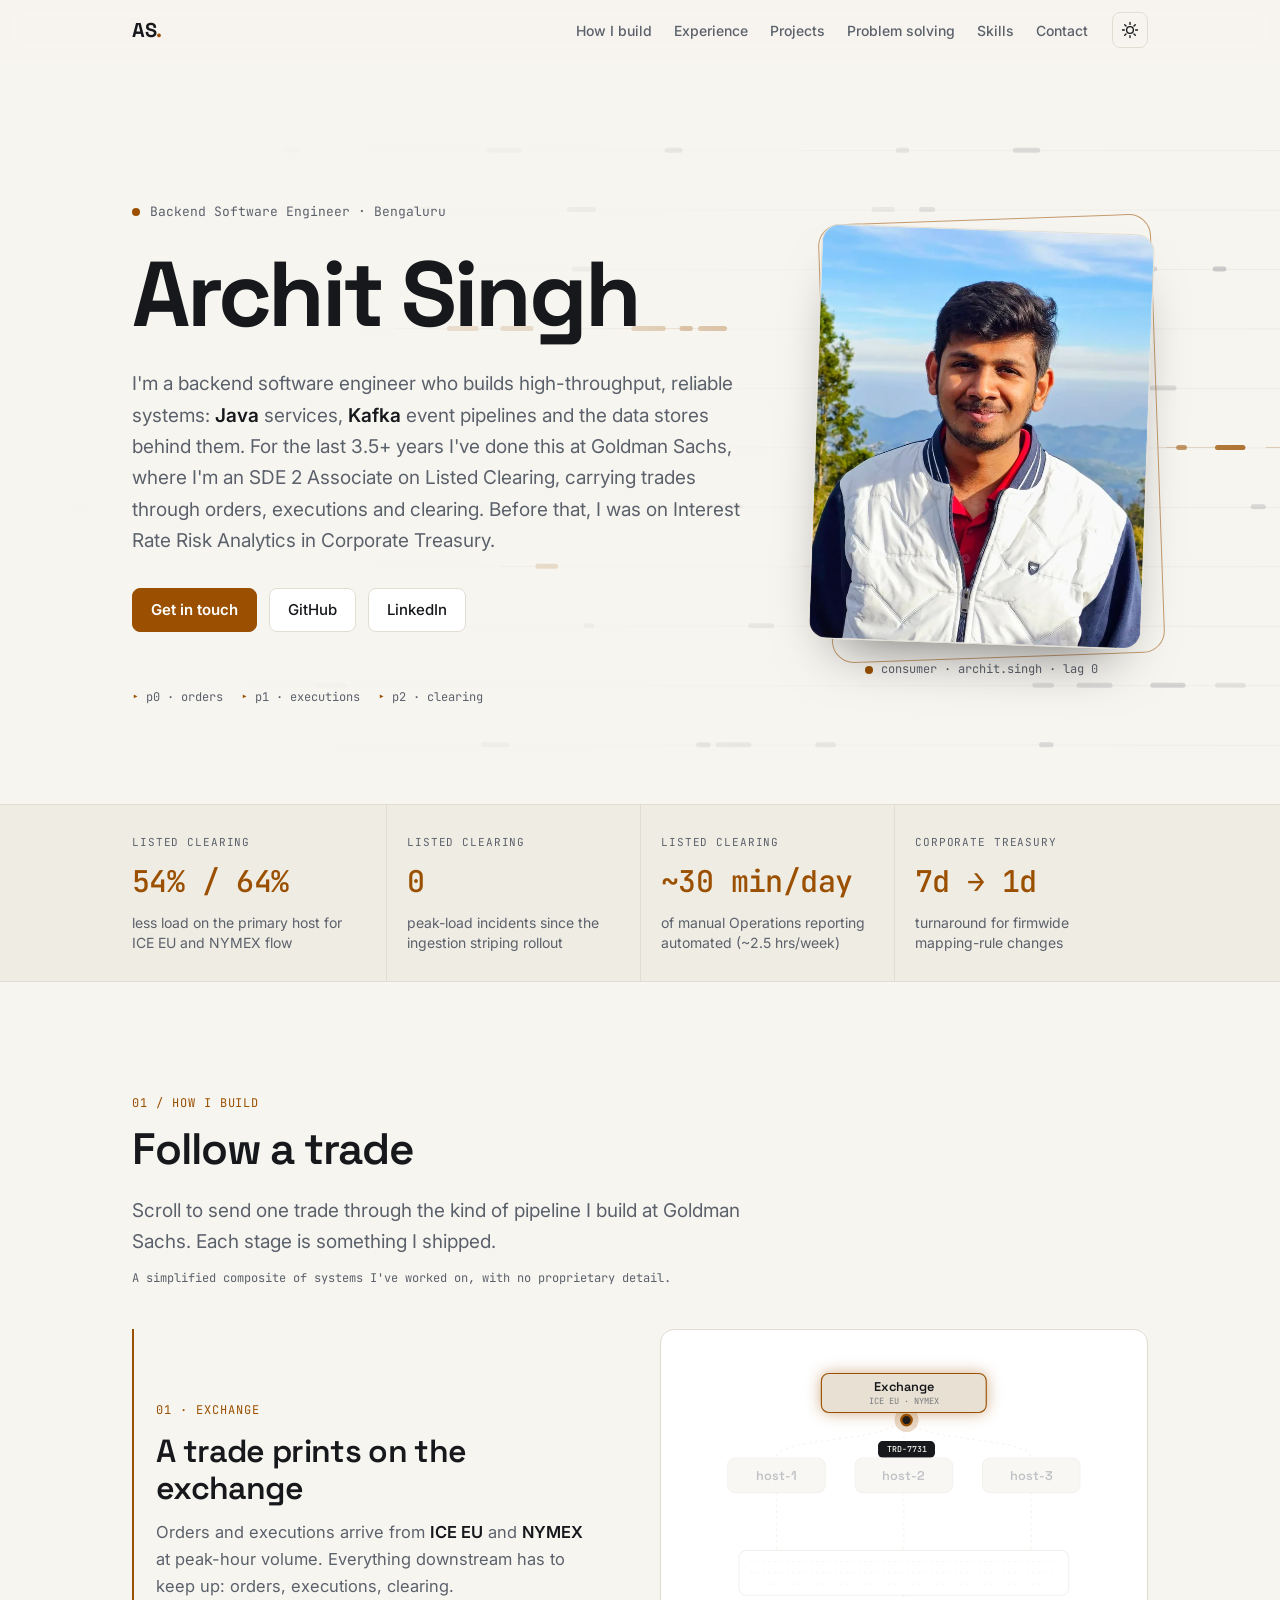
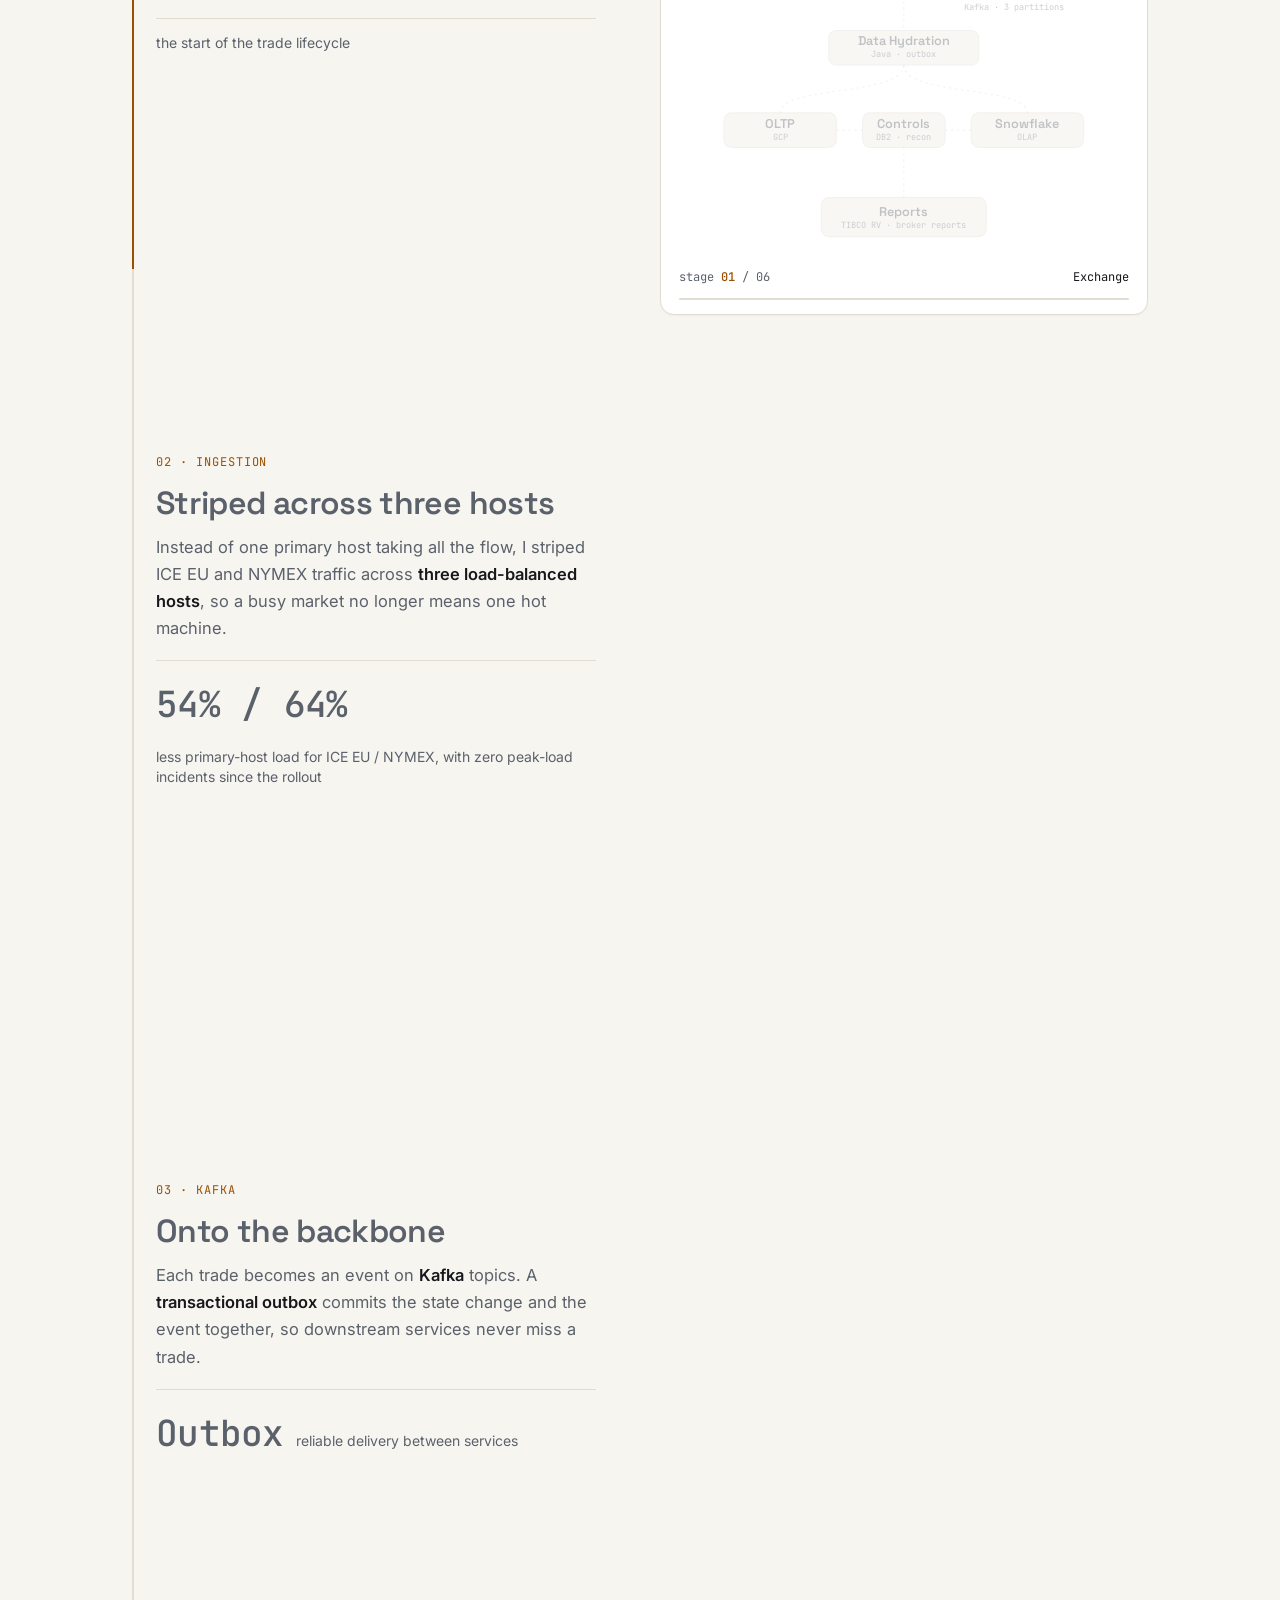
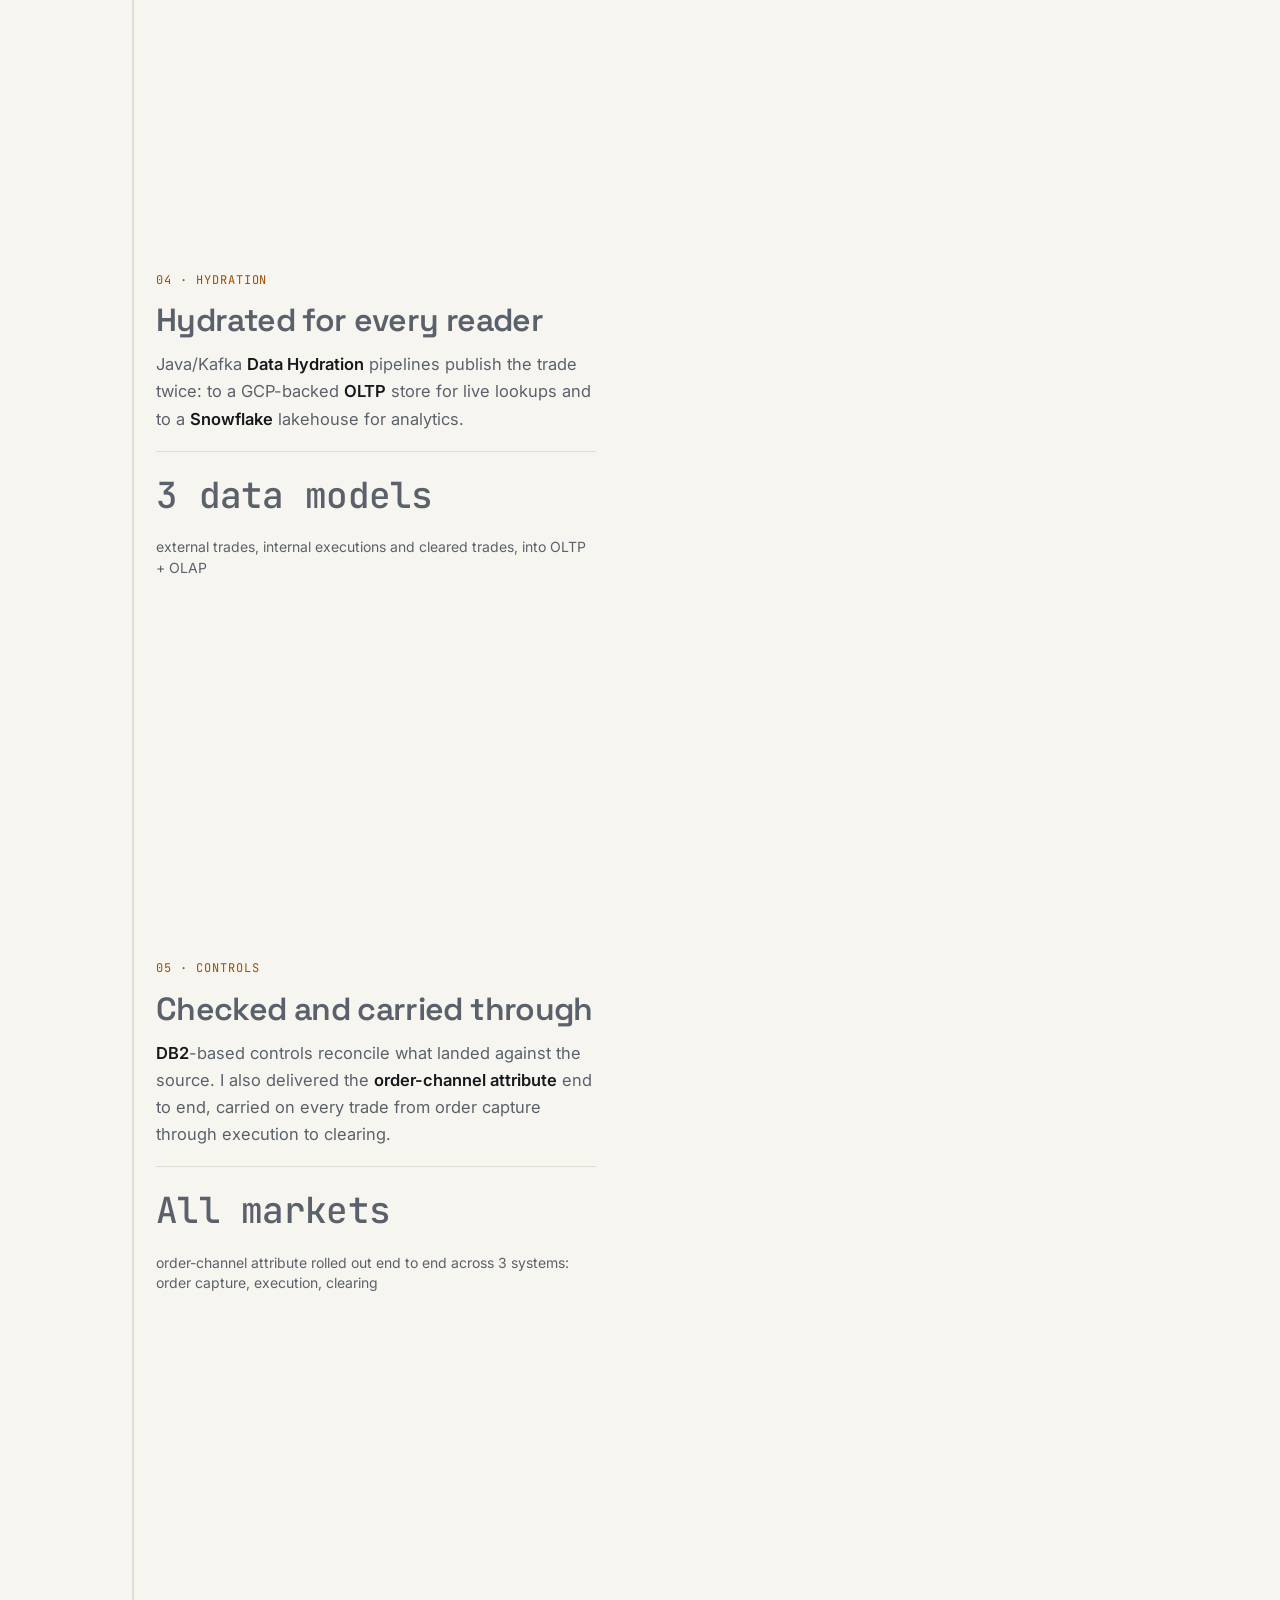
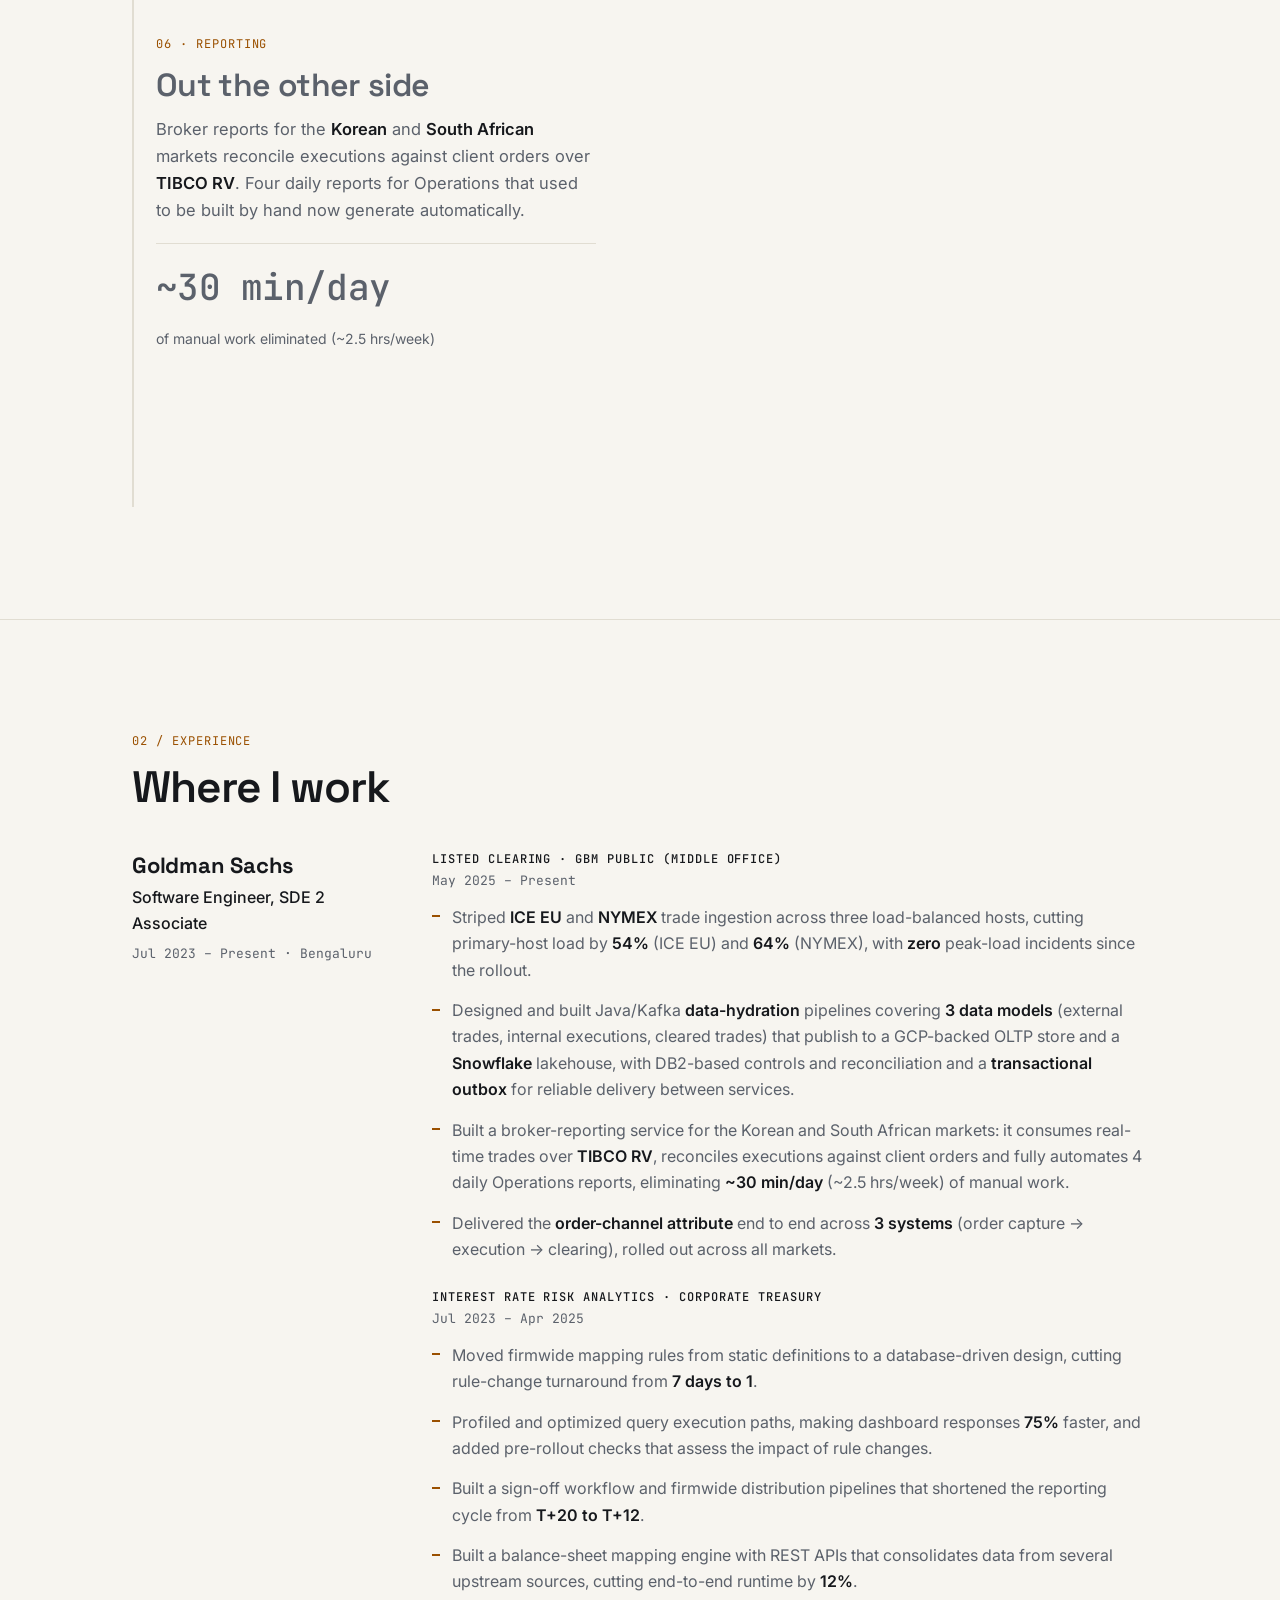
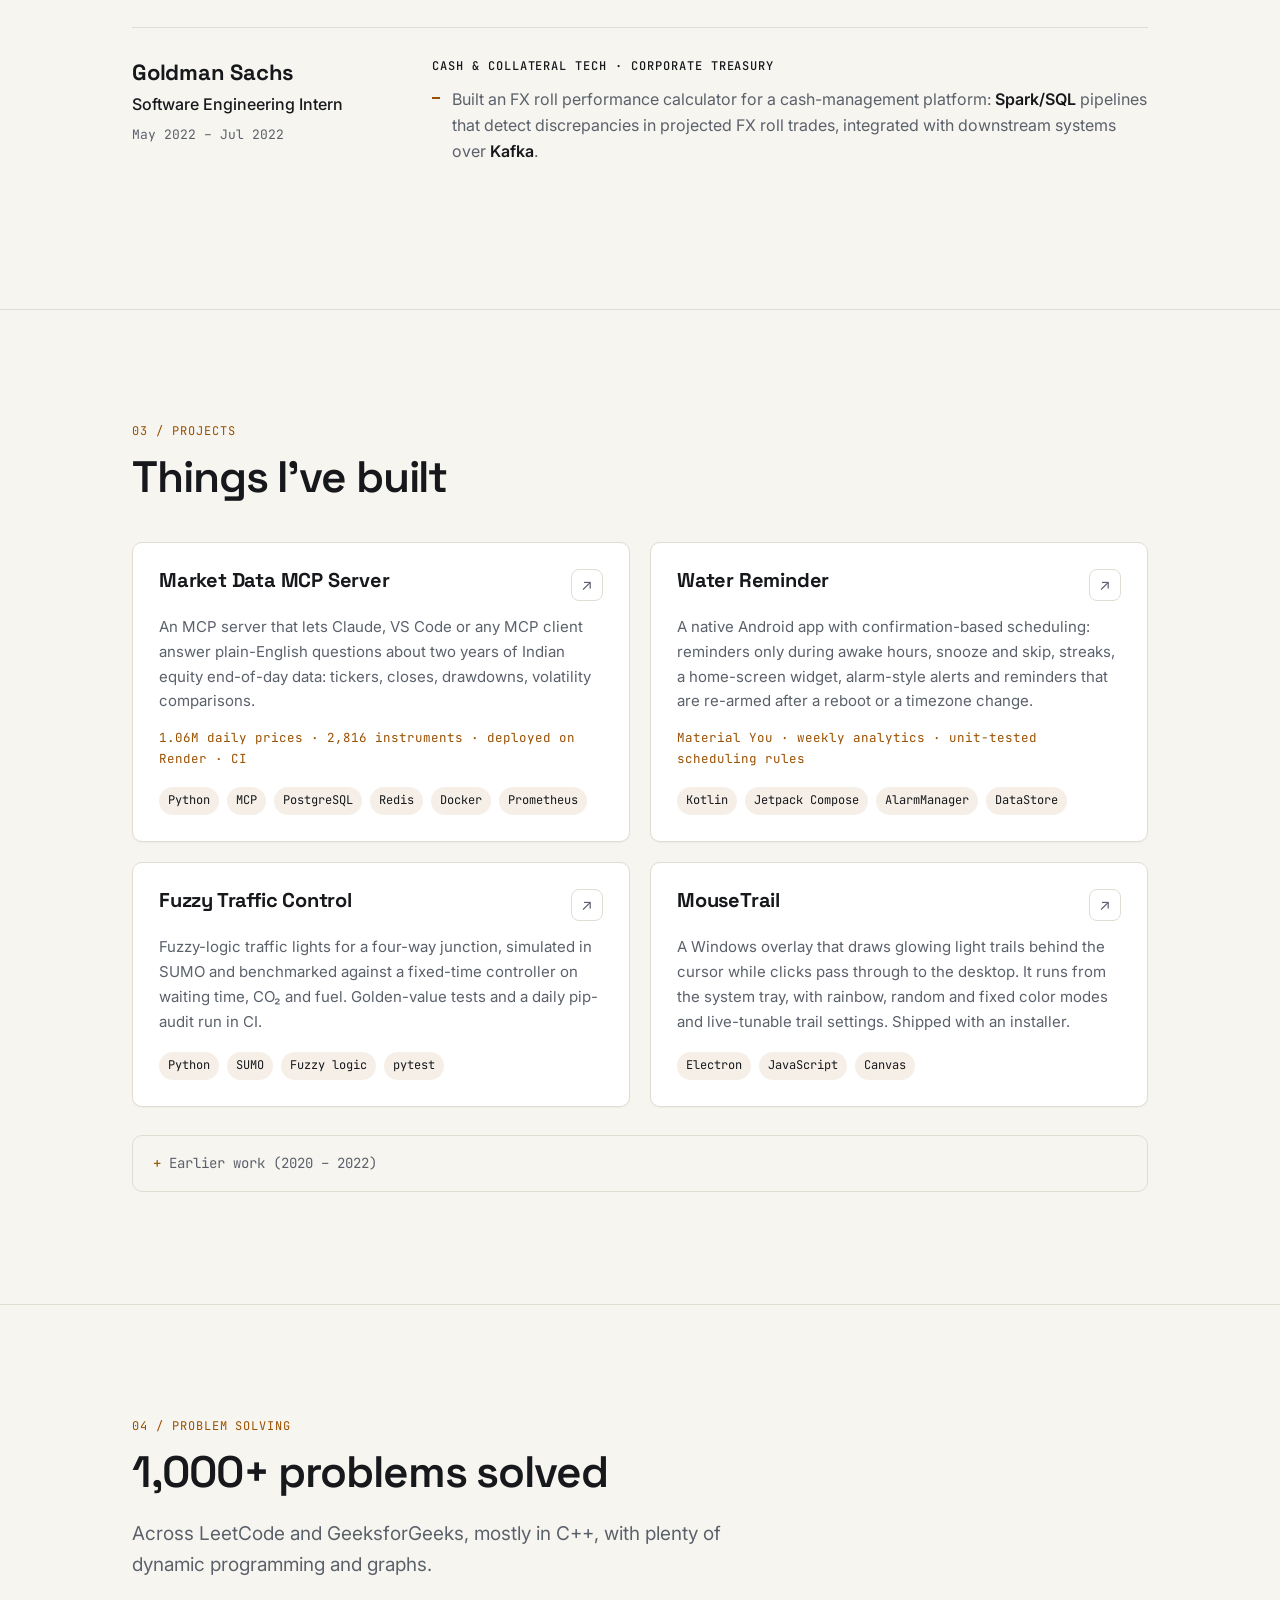
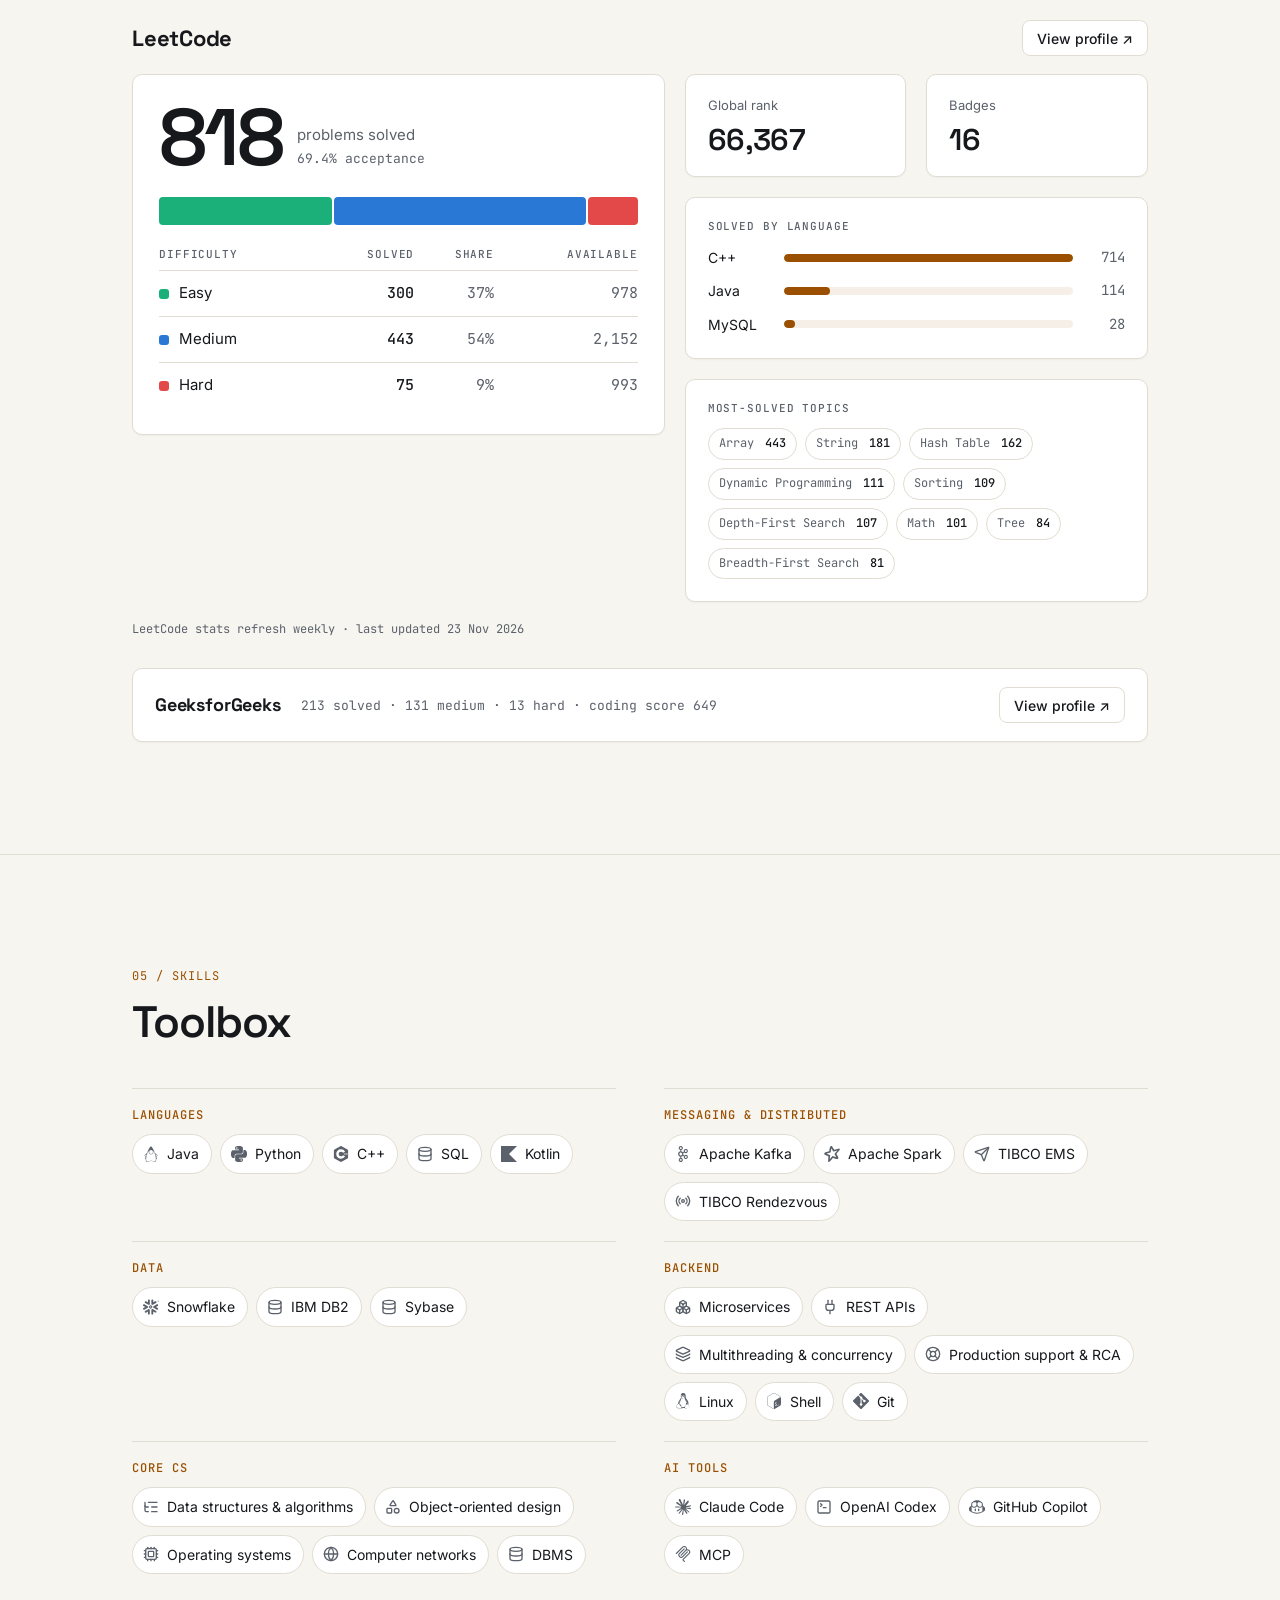
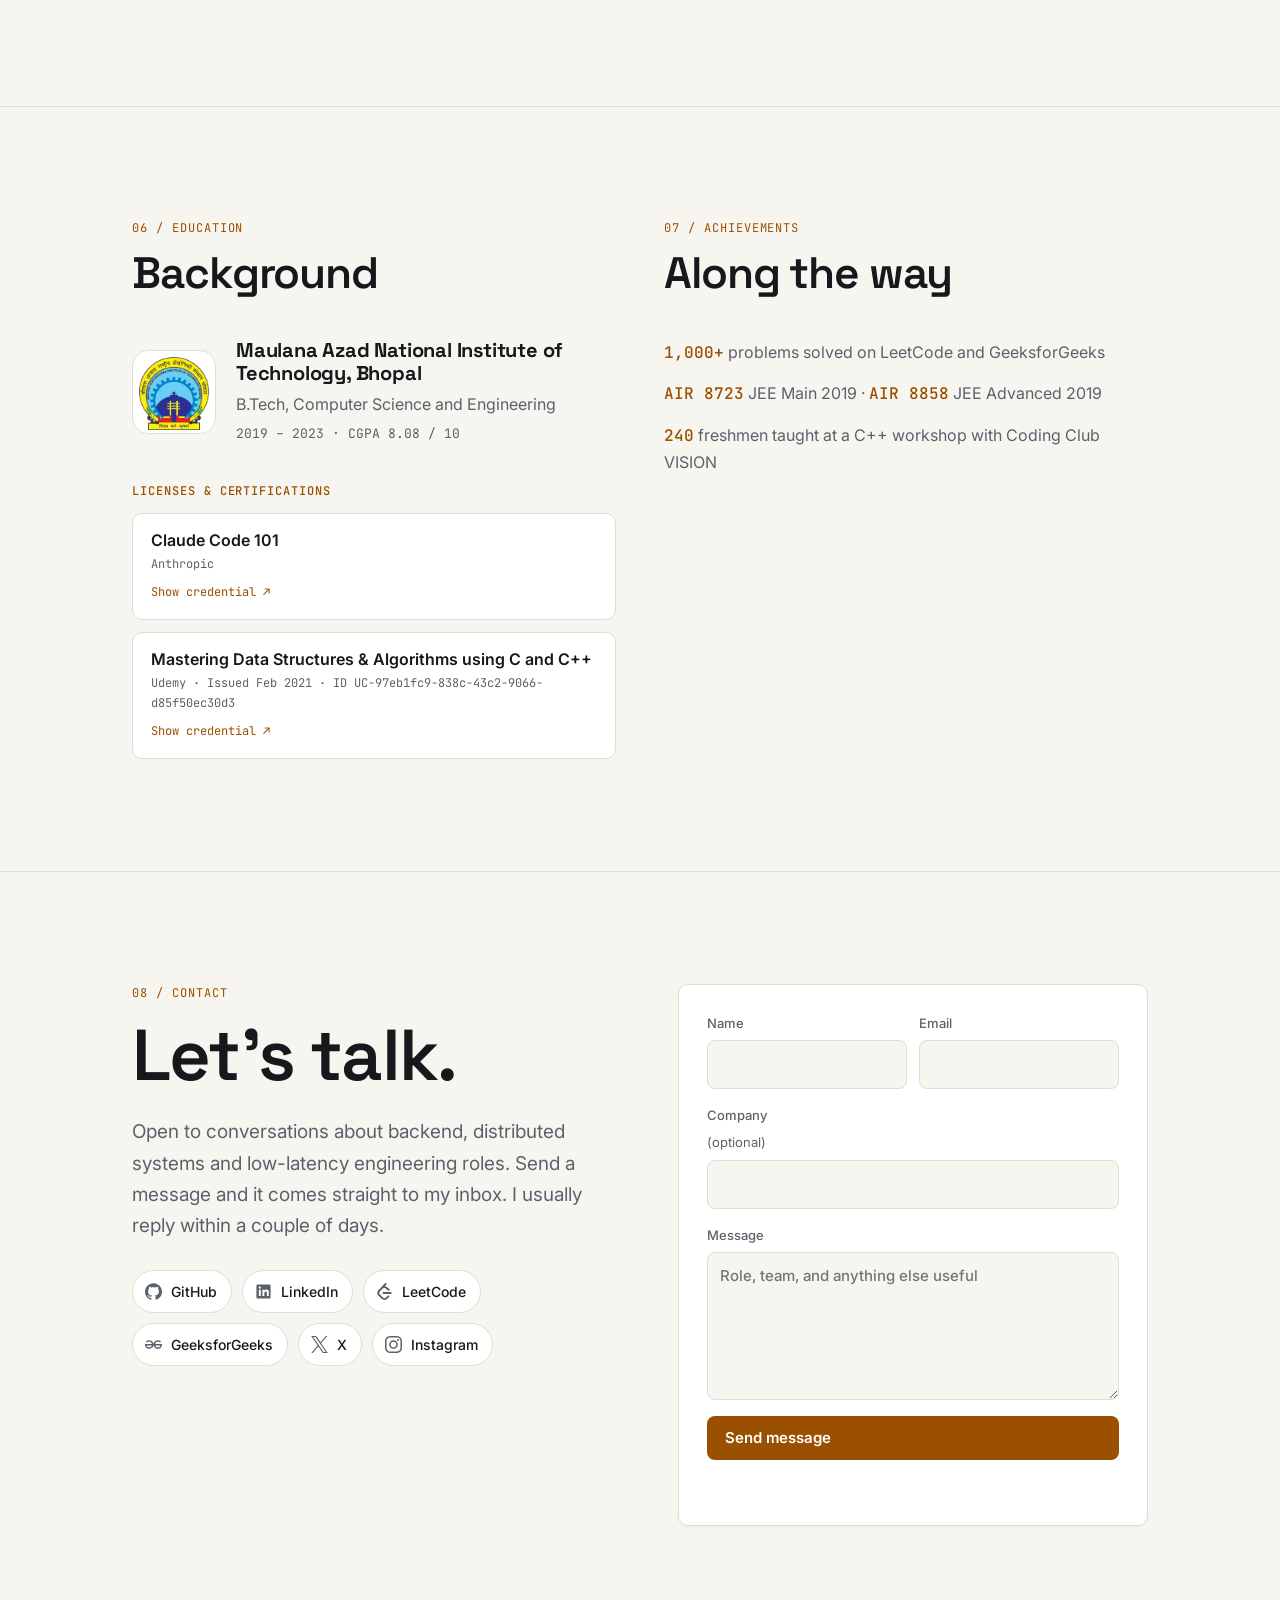
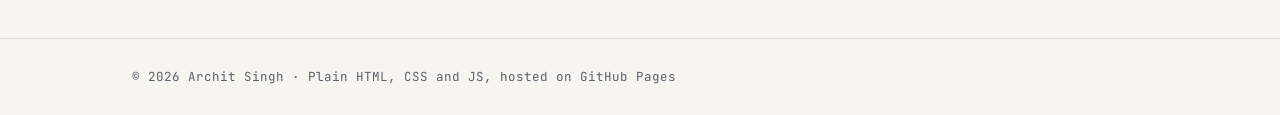
<file: index.html>
<!doctype html>
<html lang="en">
<head>
  <meta charset="utf-8">
  <meta name="viewport" content="width=device-width, initial-scale=1">
  <title>Archit Singh · Software Engineer · Java, Kafka &amp; distributed systems</title>
  <meta name="description" content="Archit Singh, a backend software engineer who builds high-throughput, reliable systems with Java, Kafka and distributed data pipelines. SDE 2 Associate at Goldman Sachs.">
  <meta name="theme-color" media="(prefers-color-scheme: dark)" content="#0d0f12">
  <meta name="theme-color" media="(prefers-color-scheme: light)" content="#f7f5f0">
  <meta property="og:title" content="Archit Singh · Software Engineer">
  <meta property="og:description" content="Backend software engineer building high-throughput Java services and Kafka pipelines. SDE 2 Associate at Goldman Sachs.">
  <meta property="og:type" content="website">
  <meta property="og:url" content="https://architsingh5.github.io/">
  <meta property="og:image" content="https://architsingh5.github.io/assets/og.jpg">
  <meta property="og:image:width" content="1200">
  <meta property="og:image:height" content="630">
  <meta name="twitter:card" content="summary_large_image">
  <link rel="canonical" href="https://architsingh5.github.io/">
  <script type="application/ld+json">
  {
    "@context": "https://schema.org",
    "@type": "Person",
    "name": "Archit Singh",
    "url": "https://architsingh5.github.io/",
    "image": "https://architsingh5.github.io/assets/archit.jpg",
    "jobTitle": "SDE 2 Associate",
    "worksFor": { "@type": "Organization", "name": "Goldman Sachs" },
    "knowsAbout": ["Java", "Apache Kafka", "Distributed systems", "Event-driven architecture", "Snowflake", "SQL"],
    "alumniOf": { "@type": "CollegeOrUniversity", "name": "Maulana Azad National Institute of Technology, Bhopal" },
    "sameAs": [
      "https://github.com/architsingh5",
      "https://www.linkedin.com/in/architsingh5",
      "https://leetcode.com/u/architsingh5/",
      "https://www.geeksforgeeks.org/profile/architsingh5",
      "https://x.com/ArchitSingh51"
    ]
  }
  </script>
  <link rel="icon" href="assets/favicon.svg" type="image/svg+xml">
  <link rel="preconnect" href="https://fonts.googleapis.com">
  <link rel="preconnect" href="https://fonts.gstatic.com" crossorigin>
  <link rel="preload" as="style" href="https://fonts.googleapis.com/css2?family=Inter:wght@400;500;600&family=JetBrains+Mono:wght@400;500&family=Space+Grotesk:wght@500;600;700&display=swap" onload="this.onload=null;this.rel='stylesheet'">
  <noscript><link rel="stylesheet" href="https://fonts.googleapis.com/css2?family=Inter:wght@400;500;600&family=JetBrains+Mono:wght@400;500&family=Space+Grotesk:wght@500;600;700&display=swap"></noscript>
  <link rel="stylesheet" href="styles.css">
  <script>
    try { var t = localStorage.getItem('theme'); if (t) document.documentElement.dataset.theme = t; } catch (e) {}
  </script>
</head>
<body>
  <a class="skip" href="#main">Skip to content</a>

  <header class="nav">
    <div class="wrap nav-inner">
      <a class="brand" href="#top" aria-label="Archit Singh, home">AS<span class="dot">.</span></a>
      <nav aria-label="Sections">
        <button class="nav-toggle" type="button" aria-label="Menu" aria-expanded="false" aria-controls="nav-links" hidden>
          <svg viewBox="0 0 24 24" aria-hidden="true"><path d="M4 7h16M4 12h16M4 17h16"/></svg>
        </button>
        <ul class="nav-links" id="nav-links">
          <li><a href="#trade">How I build</a></li>
          <li><a href="#experience">Experience</a></li>
          <li><a href="#projects">Projects</a></li>
          <li><a href="#leetcode">Problem solving</a></li>
          <li><a href="#skills">Skills</a></li>
          <li><a href="#contact">Contact</a></li>
        </ul>
      </nav>
      <button class="theme-toggle" type="button" aria-label="Toggle color theme">
        <svg class="i-sun" viewBox="0 0 24 24" aria-hidden="true"><circle cx="12" cy="12" r="4.5"/><path d="M12 2v2.5M12 19.5V22M2 12h2.5M19.5 12H22M4.9 4.9l1.8 1.8M17.3 17.3l1.8 1.8M4.9 19.1l1.8-1.8M17.3 6.7l1.8-1.8"/></svg>
        <svg class="i-moon" viewBox="0 0 24 24" aria-hidden="true"><path d="M20 14.5A8 8 0 0 1 9.5 4a8 8 0 1 0 10.5 10.5z"/></svg>
      </button>
    </div>
  </header>

  <main id="main">
    <!-- HERO -->
    <section class="hero" id="top">
      <canvas class="stream" aria-hidden="true"></canvas>
      <div class="wrap hero-inner">
        <div class="hero-copy">
        <p class="eyebrow mono"><span class="live"></span><span>Backend Software Engineer · Bengaluru</span></p>
        <h1>Archit Singh</h1>
        <p class="lede">I'm a backend software engineer who builds high-throughput, reliable systems: <strong>Java</strong> services,
          <strong>Kafka</strong> event pipelines and the data stores behind them. For the last 3.5+ years I've done this at
          Goldman Sachs, where I'm an SDE 2 Associate on Listed Clearing, carrying trades through orders, executions and clearing.
          Before that, I was on Interest Rate Risk Analytics in Corporate Treasury.</p>
        <div class="cta">
          <a class="btn primary" href="#contact">Get in touch</a>
          <a class="btn" href="https://github.com/architsingh5" target="_blank" rel="noopener">GitHub</a>
          <a class="btn" href="https://www.linkedin.com/in/architsingh5" target="_blank" rel="noopener">LinkedIn</a>
        </div>
        <ul class="lanes mono" aria-hidden="true">
          <li>p0 · orders</li><li>p1 · executions</li><li>p2 · clearing</li>
        </ul>
        </div>
        <figure class="portrait">
          <picture>
            <source srcset="assets/archit.webp" type="image/webp">
            <img src="assets/archit.jpg" width="640" height="800" alt="Archit Singh, smiling, outdoors with hills behind him" fetchpriority="high">
          </picture>
          <figcaption class="mono"><span class="live"></span>consumer · archit.singh · lag 0</figcaption>
        </figure>
      </div>
    </section>

    <!-- IMPACT -->
    <section class="impact" aria-label="Impact highlights">
      <div class="wrap impact-grid">
        <div class="stat"><span class="src mono">Listed Clearing</span><span class="num mono">54% / 64%</span><span class="lbl">less load on the primary host for ICE EU and NYMEX flow</span></div>
        <div class="stat"><span class="src mono">Listed Clearing</span><span class="num mono">0</span><span class="lbl">peak-load incidents since the ingestion striping rollout</span></div>
        <div class="stat"><span class="src mono">Listed Clearing</span><span class="num mono">~30 min/day</span><span class="lbl">of manual Operations reporting automated (~2.5 hrs/week)</span></div>
        <div class="stat"><span class="src mono">Corporate Treasury</span><span class="num mono">7d → 1d</span><span class="lbl">turnaround for firmwide mapping-rule changes</span></div>
      </div>
    </section>

    <!-- FOLLOW A TRADE (scroll story) -->
    <section class="section trade" id="trade" aria-labelledby="trade-title">
      <div class="wrap">
        <header class="sec-head">
          <p class="kicker mono">01 / How I build</p>
          <h2 id="trade-title">Follow a trade</h2>
          <p class="lede">Scroll to send one trade through the kind of pipeline I build at Goldman Sachs. Each stage is something I shipped.</p>
          <p class="note mono">A simplified composite of systems I've worked on, with no proprietary detail.</p>
        </header>
        <div class="trade-grid">
          <div class="trade-stage">
            <div class="stage-card">
              <svg class="pipe" viewBox="0 0 600 680" role="img" aria-labelledby="pipe-t">
                <title id="pipe-t">Pipeline diagram: exchange, three ingestion hosts, Kafka, data hydration, OLTP and Snowflake stores, DB2 controls, reports</title>
                <g class="edges">
                  <path data-s="1" d="M300,86 C300,130 130,115 130,147"/>
                  <path data-s="1" d="M300,86 L300,147"/>
                  <path data-s="1" d="M300,86 C300,130 470,115 470,147"/>
                  <path data-s="2" d="M130,193 L130,270"/>
                  <path data-s="2" d="M300,193 L300,270"/>
                  <path data-s="2" d="M470,193 L470,270"/>
                  <path data-s="2" class="lane" d="M95,285 L505,285"/>
                  <path data-s="2" class="lane" d="M95,300 L505,300"/>
                  <path data-s="2" class="lane" d="M95,315 L505,315"/>
                  <path data-s="3" d="M300,330 L300,377"/>
                  <path data-s="3" d="M300,423 C300,465 135,450 135,487"/>
                  <path data-s="3" d="M300,423 C300,465 465,450 465,487"/>
                  <path data-s="4" d="M210,510 L245,510"/>
                  <path data-s="4" d="M390,510 L355,510"/>
                  <path data-s="5" d="M300,533 L300,600"/>
                </g>
                <!-- drawn before the nodes, so the trade passes behind a node instead of over its label -->
                <path class="route" d="M300,86 C300,130 470,115 470,147 L470,300 L300,300 L300,423 C300,465 465,450 465,487 L465,510 L355,510 L300,510 L300,600"/>
                <g class="trade-dot" aria-hidden="true">
                  <circle class="halo" r="16"/><circle class="core" r="7"/>
                  <g class="tag"><rect x="-38" y="-46" width="76" height="22" rx="6"/><text x="0" y="-31">TRD-7731</text></g>
                </g>
                <g class="nodes">
                  <g data-s="0"><rect x="190" y="34" width="220" height="52" rx="10"/><text x="300" y="58" class="t">Exchange</text><text x="300" y="75" class="sub">ICE EU · NYMEX</text></g>
                  <g data-s="1"><rect x="65" y="147" width="130" height="46" rx="10"/><text x="130" y="176" class="t">host-1</text></g>
                  <g data-s="1"><rect x="235" y="147" width="130" height="46" rx="10"/><text x="300" y="176" class="t">host-2</text></g>
                  <g data-s="1"><rect x="405" y="147" width="130" height="46" rx="10"/><text x="470" y="176" class="t">host-3</text></g>
                  <g data-s="2"><rect class="box" x="80" y="270" width="440" height="60" rx="10"/><text x="514" y="350" class="sub end keep">Kafka · 3 partitions</text></g>
                  <g data-s="3"><rect x="200" y="377" width="200" height="46" rx="10"/><text x="300" y="397" class="t">Data Hydration</text><text x="300" y="413" class="sub">Java · outbox</text></g>
                  <g data-s="3"><rect x="60" y="487" width="150" height="46" rx="10"/><text x="135" y="507" class="t">OLTP</text><text x="135" y="523" class="sub">GCP</text></g>
                  <g data-s="3"><rect x="390" y="487" width="150" height="46" rx="10"/><text x="465" y="507" class="t">Snowflake</text><text x="465" y="523" class="sub">OLAP</text></g>
                  <g data-s="4"><rect x="245" y="487" width="110" height="46" rx="10"/><text x="300" y="507" class="t">Controls</text><text x="300" y="523" class="sub">DB2 · recon</text></g>
                  <g data-s="5"><rect x="190" y="600" width="220" height="52" rx="10"/><text x="300" y="624" class="t">Reports</text><text x="300" y="641" class="sub">TIBCO RV · broker reports</text></g>
                </g>
                <g class="packets" aria-hidden="true"></g>
              </svg>
              <div class="hud mono" aria-hidden="true"><span>stage <b class="hud-n">01</b> / 06</span><span class="hud-name">Exchange</span></div>
              <div class="hud-bar" aria-hidden="true"><i></i></div>
            </div>
          </div>
          <div class="trade-steps">
            <article class="step" data-step="0">
              <p class="step-n mono">01 · Exchange</p>
              <h3>A trade prints on the exchange</h3>
              <p>Orders and executions arrive from <b>ICE EU</b> and <b>NYMEX</b> at peak-hour volume. Everything downstream has to keep up: orders, executions, clearing.</p>
              <p class="step-metric"><span class="lbl">the start of the trade lifecycle</span></p>
            </article>
            <article class="step" data-step="1">
              <p class="step-n mono">02 · Ingestion</p>
              <h3>Striped across three hosts</h3>
              <p>Instead of one primary host taking all the flow, I striped ICE EU and NYMEX traffic across <b>three load-balanced hosts</b>, so a busy market no longer means one hot machine.</p>
              <p class="step-metric"><span class="num mono">54% / 64%</span><span class="lbl">less primary-host load for ICE EU / NYMEX, with zero peak-load incidents since the rollout</span></p>
            </article>
            <article class="step" data-step="2">
              <p class="step-n mono">03 · Kafka</p>
              <h3>Onto the backbone</h3>
              <p>Each trade becomes an event on <b>Kafka</b> topics. A <b>transactional outbox</b> commits the state change and the event together, so downstream services never miss a trade.</p>
              <p class="step-metric"><span class="num mono">Outbox</span><span class="lbl">reliable delivery between services</span></p>
            </article>
            <article class="step" data-step="3">
              <p class="step-n mono">04 · Hydration</p>
              <h3>Hydrated for every reader</h3>
              <p>Java/Kafka <b>Data Hydration</b> pipelines publish the trade twice: to a GCP-backed <b>OLTP</b> store for live lookups and to a <b>Snowflake</b> lakehouse for analytics.</p>
              <p class="step-metric"><span class="num mono">3 data models</span><span class="lbl">external trades, internal executions and cleared trades, into OLTP + OLAP</span></p>
            </article>
            <article class="step" data-step="4">
              <p class="step-n mono">05 · Controls</p>
              <h3>Checked and carried through</h3>
              <p><b>DB2</b>-based controls reconcile what landed against the source. I also delivered the <b>order-channel attribute</b> end to end, carried on every trade from order capture through execution to clearing.</p>
              <p class="step-metric"><span class="num mono">All markets</span><span class="lbl">order-channel attribute rolled out end to end across 3 systems: order capture, execution, clearing</span></p>
            </article>
            <article class="step" data-step="5">
              <p class="step-n mono">06 · Reporting</p>
              <h3>Out the other side</h3>
              <p>Broker reports for the <b>Korean</b> and <b>South African</b> markets reconcile executions against client orders over <b>TIBCO RV</b>. Four daily reports for Operations that used to be built by hand now generate automatically.</p>
              <p class="step-metric"><span class="num mono">~30 min/day</span><span class="lbl">of manual work eliminated (~2.5 hrs/week)</span></p>
            </article>
          </div>
        </div>
      </div>
    </section>

    <!-- EXPERIENCE -->
    <section class="section" id="experience">
      <div class="wrap">
        <header class="sec-head">
          <p class="kicker mono">02 / Experience</p>
          <h2>Where I work</h2>
        </header>

        <article class="job">
          <div class="job-meta">
            <h3>Goldman Sachs</h3>
            <p class="role">Software Engineer, SDE 2 Associate</p>
            <p class="when mono">Jul 2023 – Present · Bengaluru</p>
          </div>
          <div class="job-body">
            <div class="theme">
              <h4 class="mono">Listed Clearing · GBM Public (Middle Office)</h4>
              <p class="when mono">May 2025 – Present</p>
              <ul>
                <li>Striped <b>ICE EU</b> and <b>NYMEX</b> trade ingestion across three load-balanced hosts, cutting primary-host load by <b>54%</b> (ICE EU) and <b>64%</b> (NYMEX), with <b>zero</b> peak-load incidents since the rollout.</li>
                <li>Designed and built Java/Kafka <b>data-hydration</b> pipelines covering <b>3 data models</b> (external trades, internal executions, cleared trades) that publish to a GCP-backed OLTP store and a <b>Snowflake</b> lakehouse, with DB2-based controls and reconciliation and a <b>transactional outbox</b> for reliable delivery between services.</li>
                <li>Built a broker-reporting service for the Korean and South African markets: it consumes real-time trades over <b>TIBCO RV</b>, reconciles executions against client orders and fully automates 4 daily Operations reports, eliminating <b>~30 min/day</b> (~2.5 hrs/week) of manual work.</li>
                <li>Delivered the <b>order-channel attribute</b> end to end across <b>3 systems</b> (order capture → execution → clearing), rolled out across all markets.</li>
              </ul>
            </div>
            <div class="theme">
              <h4 class="mono">Interest Rate Risk Analytics · Corporate Treasury</h4>
              <p class="when mono">Jul 2023 – Apr 2025</p>
              <ul>
                <li>Moved firmwide mapping rules from static definitions to a database-driven design, cutting rule-change turnaround from <b>7 days to 1</b>.</li>
                <li>Profiled and optimized query execution paths, making dashboard responses <b>75%</b> faster, and added pre-rollout checks that assess the impact of rule changes.</li>
                <li>Built a sign-off workflow and firmwide distribution pipelines that shortened the reporting cycle from <b>T+20 to T+12</b>.</li>
                <li>Built a balance-sheet mapping engine with REST APIs that consolidates data from several upstream sources, cutting end-to-end runtime by <b>12%</b>.</li>
              </ul>
            </div>
          </div>
        </article>

        <article class="job">
          <div class="job-meta">
            <h3>Goldman Sachs</h3>
            <p class="role">Software Engineering Intern</p>
            <p class="when mono">May 2022 – Jul 2022</p>
          </div>
          <div class="job-body">
            <div class="theme">
              <h4 class="mono">Cash &amp; Collateral Tech · Corporate Treasury</h4>
            <ul>
              <li>Built an FX roll performance calculator for a cash-management platform: <b>Spark/SQL</b> pipelines that detect discrepancies in projected FX roll trades, integrated with downstream systems over <b>Kafka</b>.</li>
            </ul>
            </div>
          </div>
        </article>
      </div>
    </section>

    <!-- PROJECTS -->
    <section class="section" id="projects">
      <div class="wrap">
        <header class="sec-head">
          <p class="kicker mono">03 / Projects</p>
          <h2>Things I've built</h2>
        </header>

        <div class="projects">
          <article class="card feature">
            <div class="card-top">
              <h3>Market Data MCP Server</h3>
              <a class="ext" href="https://github.com/architsingh5/mcp-market-data-server" target="_blank" rel="noopener" aria-label="Market Data MCP Server on GitHub">↗</a>
            </div>
            <p>An MCP server that lets Claude, VS Code or any MCP client answer plain-English questions about two years of
              Indian equity end-of-day data: tickers, closes, drawdowns, volatility comparisons.</p>
            <p class="figs mono">1.06M daily prices · 2,816 instruments · deployed on Render · CI</p>
            <ul class="tags mono"><li>Python</li><li>MCP</li><li>PostgreSQL</li><li>Redis</li><li>Docker</li><li>Prometheus</li></ul>
          </article>

          <article class="card feature">
            <div class="card-top">
              <h3>Water Reminder</h3>
              <a class="ext" href="https://github.com/architsingh5/Water-Reminder" target="_blank" rel="noopener" aria-label="Water Reminder on GitHub">↗</a>
            </div>
            <p>A native Android app with confirmation-based scheduling: reminders only during awake hours, snooze and skip, streaks,
              a home-screen widget, alarm-style alerts and reminders that are re-armed after a reboot or a timezone change.</p>
            <p class="figs mono">Material You · weekly analytics · unit-tested scheduling rules</p>
            <ul class="tags mono"><li>Kotlin</li><li>Jetpack Compose</li><li>AlarmManager</li><li>DataStore</li></ul>
          </article>

          <article class="card">
            <div class="card-top">
              <h3>Fuzzy Traffic Control</h3>
              <a class="ext" href="https://github.com/architsingh5/fuzzy-traffic" target="_blank" rel="noopener" aria-label="Fuzzy Traffic Control on GitHub">↗</a>
            </div>
            <p>Fuzzy-logic traffic lights for a four-way junction, simulated in SUMO and benchmarked against a fixed-time
              controller on waiting time, CO₂ and fuel. Golden-value tests and a daily pip-audit run in CI.</p>
            <ul class="tags mono"><li>Python</li><li>SUMO</li><li>Fuzzy logic</li><li>pytest</li></ul>
          </article>

          <article class="card">
            <div class="card-top">
              <h3>MouseTrail</h3>
              <a class="ext" href="https://github.com/architsingh5/MouseTrail" target="_blank" rel="noopener" aria-label="MouseTrail on GitHub">↗</a>
            </div>
            <p>A Windows overlay that draws glowing light trails behind the cursor while clicks pass through to the desktop. It runs from the system tray,
              with rainbow, random and fixed color modes and live-tunable trail settings. Shipped with an installer.</p>
            <ul class="tags mono"><li>Electron</li><li>JavaScript</li><li>Canvas</li></ul>
          </article>
        </div>

        <details class="earlier">
          <summary class="mono">Earlier work (2020 – 2022)</summary>
          <ul class="earlier-list">
            <li><a href="https://github.com/architsingh5/selfie-Hand-voice-recognition" target="_blank" rel="noopener">Selfie with Hand / Voice</a><span>Hands-free capture with an OpenCV palm detector or a voice command · Python</span></li>
            <li><a href="https://github.com/architsingh5/Selenium-Collection" target="_blank" rel="noopener">Selenium Collection</a><span>Scripts that automate bill payments, form autofill and speed-post tracking · Python</span></li>
            <li><a href="https://artistastationeries.netlify.app/" target="_blank" rel="noopener">CartWeb</a><span>Responsive storefront template for a stationery brand · HTML/CSS/JS</span></li>
            <li><a href="https://majesticholidays.netlify.app" target="_blank" rel="noopener">Majestic Holidays</a><span>Static tourism site · Bootstrap</span></li>
            <li><a href="https://formbuddy5.netlify.app/" target="_blank" rel="noopener">Form Buddy</a><span>Regex-driven form validation · JavaScript</span></li>
          </ul>
        </details>
      </div>
    </section>

    <!-- LEETCODE (values below are a snapshot; script.js refreshes them from data/leetcode.json) -->
    <section class="section" id="leetcode">
      <div class="wrap">
        <header class="sec-head">
          <p class="kicker mono">04 / Problem solving</p>
          <h2><span data-lc="combined">1,000+</span> problems solved</h2>
          <p class="lede">Across LeetCode and GeeksforGeeks, mostly in C++, with plenty of dynamic programming and graphs.</p>
        </header>

        <div class="plat-head">
          <h3>LeetCode</h3>
          <a class="btn sm" href="https://leetcode.com/u/architsingh5/" target="_blank" rel="noopener">View profile ↗</a>
        </div>

        <div class="lc">
          <div class="lc-main card">
            <div class="lc-hero">
              <span class="lc-big" data-lc="solved">818</span>
              <span class="lc-sub">problems solved<br><span class="mono" data-lc="acceptanceLine">69.4% acceptance</span></span>
            </div>

            <div class="seg" role="img" data-lc-aria aria-label="Solved by difficulty: Easy 300 (37%), Medium 443 (54%), Hard 75 (9%)">
              <span class="seg-part d-easy" data-lc-seg="Easy" style="flex-grow:300" data-tip="Easy · 300 solved · 37%"></span>
              <span class="seg-part d-med" data-lc-seg="Medium" style="flex-grow:443" data-tip="Medium · 443 solved · 54%"></span>
              <span class="seg-part d-hard" data-lc-seg="Hard" style="flex-grow:75" data-tip="Hard · 75 solved · 9%"></span>
            </div>

            <table class="lc-table">
              <caption class="sr-only">Problems solved by difficulty</caption>
              <thead><tr><th scope="col">Difficulty</th><th scope="col">Solved</th><th scope="col">Share</th><th scope="col">Available</th></tr></thead>
              <tbody>
                <tr><th scope="row"><i class="sw d-easy"></i>Easy</th><td class="mono" data-lc="Easy.solved">300</td><td class="mono" data-lc="Easy.share">37%</td><td class="mono" data-lc="Easy.total">975</td></tr>
                <tr><th scope="row"><i class="sw d-med"></i>Medium</th><td class="mono" data-lc="Medium.solved">443</td><td class="mono" data-lc="Medium.share">54%</td><td class="mono" data-lc="Medium.total">2,138</td></tr>
                <tr><th scope="row"><i class="sw d-hard"></i>Hard</th><td class="mono" data-lc="Hard.solved">75</td><td class="mono" data-lc="Hard.share">9%</td><td class="mono" data-lc="Hard.total">987</td></tr>
              </tbody>
            </table>
          </div>

          <div class="lc-side">
            <div class="lc-tiles">
              <div class="tile card"><span class="tile-lbl">Global rank</span><span class="tile-val" data-lc="ranking">65,590</span></div>
              <div class="tile card"><span class="tile-lbl">Badges</span><span class="tile-val" data-lc="badges">16</span></div>
            </div>

            <div class="card lc-block">
              <h3 class="lc-h mono">Solved by language</h3>
              <ul class="langs" data-lc-list="languages">
                <li><span class="lang-name">C++</span><span class="lang-bar"><i style="width:100%"></i></span><span class="mono lang-n">714</span></li>
                <li><span class="lang-name">Java</span><span class="lang-bar"><i style="width:15.4%"></i></span><span class="mono lang-n">110</span></li>
                <li><span class="lang-name">MySQL</span><span class="lang-bar"><i style="width:3.9%"></i></span><span class="mono lang-n">28</span></li>
              </ul>
            </div>

            <div class="card lc-block">
              <h3 class="lc-h mono">Most-solved topics</h3>
              <ul class="topics mono" data-lc-list="topics">
                <li>Array <b>443</b></li><li>String <b>181</b></li><li>Hash Table <b>162</b></li>
                <li>Dynamic Programming <b>111</b></li><li>Sorting <b>109</b></li><li>Depth-First Search <b>107</b></li>
                <li>Math <b>101</b></li><li>Backtracking <b>30</b></li><li>Union-Find <b>24</b></li>
              </ul>
            </div>
          </div>
        </div>
        <p class="lc-upd mono">LeetCode stats refresh weekly · last updated <time data-lc="updated" datetime="2026-11-03">3 Nov 2026</time></p>

        <div class="plat-row card">
          <h3>GeeksforGeeks</h3>
          <p class="mono">213 solved · 131 medium · 13 hard · coding score 649</p>
          <a class="btn sm" href="https://www.geeksforgeeks.org/profile/architsingh5" target="_blank" rel="noopener">View profile ↗</a>
        </div>
      </div>
    </section>

    <!-- SKILLS -->
    <section class="section" id="skills">
      <div class="wrap">
        <header class="sec-head">
          <p class="kicker mono">05 / Skills</p>
          <h2>Toolbox</h2>
        </header>
        <div class="skills">
          <div class="sk-group"><h3 class="mono">Languages</h3><ul class="chips"><li><svg class="ic" aria-hidden="true"><use href="assets/icons.svg#java"/></svg>Java</li><li><svg class="ic" aria-hidden="true"><use href="assets/icons.svg#python"/></svg>Python</li><li><svg class="ic" aria-hidden="true"><use href="assets/icons.svg#cpp"/></svg>C++</li><li><svg class="ic" aria-hidden="true"><use href="assets/icons.svg#sql"/></svg>SQL</li><li><svg class="ic" aria-hidden="true"><use href="assets/icons.svg#kotlin"/></svg>Kotlin</li></ul></div>
          <div class="sk-group"><h3 class="mono">Messaging &amp; distributed</h3><ul class="chips"><li><svg class="ic" aria-hidden="true"><use href="assets/icons.svg#kafka"/></svg>Apache Kafka</li><li><svg class="ic" aria-hidden="true"><use href="assets/icons.svg#spark"/></svg>Apache Spark</li><li><svg class="ic" aria-hidden="true"><use href="assets/icons.svg#ems"/></svg>TIBCO EMS</li><li><svg class="ic" aria-hidden="true"><use href="assets/icons.svg#rv"/></svg>TIBCO Rendezvous</li></ul></div>
          <div class="sk-group"><h3 class="mono">Data</h3><ul class="chips"><li><svg class="ic" aria-hidden="true"><use href="assets/icons.svg#snowflake"/></svg>Snowflake</li><li><svg class="ic" aria-hidden="true"><use href="assets/icons.svg#db"/></svg>IBM DB2</li><li><svg class="ic" aria-hidden="true"><use href="assets/icons.svg#db"/></svg>Sybase</li></ul></div>
          <div class="sk-group"><h3 class="mono">Backend</h3><ul class="chips"><li><svg class="ic" aria-hidden="true"><use href="assets/icons.svg#microservices"/></svg>Microservices</li><li><svg class="ic" aria-hidden="true"><use href="assets/icons.svg#rest"/></svg>REST APIs</li><li><svg class="ic" aria-hidden="true"><use href="assets/icons.svg#threads"/></svg>Multithreading &amp; concurrency</li><li><svg class="ic" aria-hidden="true"><use href="assets/icons.svg#rca"/></svg>Production support &amp; RCA</li><li><svg class="ic" aria-hidden="true"><use href="assets/icons.svg#linux"/></svg>Linux</li><li><svg class="ic" aria-hidden="true"><use href="assets/icons.svg#bash"/></svg>Shell</li><li><svg class="ic" aria-hidden="true"><use href="assets/icons.svg#git"/></svg>Git</li></ul></div>
          <div class="sk-group"><h3 class="mono">Core CS</h3><ul class="chips"><li><svg class="ic" aria-hidden="true"><use href="assets/icons.svg#dsa"/></svg>Data structures &amp; algorithms</li><li><svg class="ic" aria-hidden="true"><use href="assets/icons.svg#ood"/></svg>Object-oriented design</li><li><svg class="ic" aria-hidden="true"><use href="assets/icons.svg#os"/></svg>Operating systems</li><li><svg class="ic" aria-hidden="true"><use href="assets/icons.svg#net"/></svg>Computer networks</li><li><svg class="ic" aria-hidden="true"><use href="assets/icons.svg#dbms"/></svg>DBMS</li></ul></div>
          <div class="sk-group"><h3 class="mono">AI tools</h3><ul class="chips"><li><svg class="ic" aria-hidden="true"><use href="assets/icons.svg#claude"/></svg>Claude Code</li><li><svg class="ic" aria-hidden="true"><use href="assets/icons.svg#codex"/></svg>OpenAI Codex</li><li><svg class="ic" aria-hidden="true"><use href="assets/icons.svg#copilot"/></svg>GitHub Copilot</li><li><svg class="ic" aria-hidden="true"><use href="assets/icons.svg#mcp"/></svg>MCP</li></ul></div>
        </div>
      </div>
    </section>

    <!-- EDUCATION -->
    <section class="section" id="education">
      <div class="wrap two-col">
        <div>
          <header class="sec-head">
            <p class="kicker mono">06 / Education</p>
            <h2>Background</h2>
          </header>
          <div class="edu">
            <picture class="edu-logo">
              <source srcset="assets/manit.webp" type="image/webp">
              <img src="assets/manit.png" width="183" height="192" alt="MANIT Bhopal logo" loading="lazy">
            </picture>
            <div>
              <h3>Maulana Azad National Institute of Technology, Bhopal</h3>
              <p>B.Tech, Computer Science and Engineering</p>
              <p class="when mono">2019 – 2023 · CGPA 8.08 / 10</p>
            </div>
          </div>

          <h3 class="cert-title mono">Licenses &amp; certifications</h3>
          <ul class="certs">
            <li>
              <a class="cert" href="https://verify.skilljar.com/c/zr9en3rvgk8h" target="_blank" rel="noopener">
                <span class="cert-name">Claude Code 101</span>
                <span class="cert-meta mono">Anthropic</span>
                <span class="cert-go mono">Show credential ↗</span>
              </a>
            </li>
            <li>
              <a class="cert" href="https://www.udemy.com/certificate/UC-97eb1fc9-838c-43c2-9066-d85f50ec30d3/" target="_blank" rel="noopener">
                <span class="cert-name">Mastering Data Structures &amp; Algorithms using C and C++</span>
                <span class="cert-meta mono">Udemy · Issued Feb 2021 · ID UC-97eb1fc9-838c-43c2-9066-d85f50ec30d3</span>
                <span class="cert-go mono">Show credential ↗</span>
              </a>
            </li>
          </ul>
        </div>
        <div>
          <header class="sec-head">
            <p class="kicker mono">07 / Achievements</p>
            <h2>Along the way</h2>
          </header>
          <ul class="ach">
            <li><span class="mono">1,000+</span> problems solved on LeetCode and GeeksforGeeks</li>
            <li><span class="mono">AIR 8723</span> JEE Main 2019 · <span class="mono">AIR 8858</span> JEE Advanced 2019</li>
            <li><span class="mono">240</span> freshmen taught at a C++ workshop with Coding Club VISION</li>
          </ul>
        </div>
      </div>
    </section>

    <!-- CONTACT -->
    <section class="section contact" id="contact">
      <div class="wrap">
        <div class="contact-grid">
        <div>
        <p class="kicker mono">08 / Contact</p>
        <h2>Let's talk.</h2>
        <p class="lede">Open to conversations about backend, distributed systems and low-latency engineering roles. Send a message and it comes straight to my inbox. I usually reply within a couple of days.</p>
        <ul class="socials">
          <li><a href="https://github.com/architsingh5" target="_blank" rel="noopener"><svg class="ic" aria-hidden="true"><use href="assets/icons.svg#s-github"/></svg>GitHub</a></li>
          <li><a href="https://www.linkedin.com/in/architsingh5" target="_blank" rel="noopener"><svg class="ic" aria-hidden="true"><use href="assets/icons.svg#s-linkedin"/></svg>LinkedIn</a></li>
          <li><a href="https://leetcode.com/u/architsingh5/" target="_blank" rel="noopener"><svg class="ic" aria-hidden="true"><use href="assets/icons.svg#s-leetcode"/></svg>LeetCode</a></li>
          <li><a href="https://www.geeksforgeeks.org/profile/architsingh5" target="_blank" rel="noopener"><svg class="ic" aria-hidden="true"><use href="assets/icons.svg#s-gfg"/></svg>GeeksforGeeks</a></li>
          <li><a href="https://x.com/ArchitSingh51" target="_blank" rel="noopener"><svg class="ic" aria-hidden="true"><use href="assets/icons.svg#s-x"/></svg>X</a></li>
          <li><a href="https://www.instagram.com/archit._.singh_/" target="_blank" rel="noopener"><svg class="ic" aria-hidden="true"><use href="assets/icons.svg#s-instagram"/></svg>Instagram</a></li>
        </ul>
        </div>

        <!-- Messages are relayed by Formspree, so no email address is published on the page.
             To connect: put the form ID (formspree.io/f/<ID>) in data-form-id below. -->
        <form class="contact-form card" data-form-id="xdeeyelp" method="POST" novalidate>
          <div class="row2">
            <label>Name<input name="name" type="text" autocomplete="name" required maxlength="100"></label>
            <label>Email<input name="email" type="email" autocomplete="email" required maxlength="200"></label>
          </div>
          <label>Company <span class="opt">(optional)</span><input name="company" type="text" autocomplete="organization" maxlength="120"></label>
          <label>Message<textarea name="message" rows="5" required minlength="20" maxlength="4000" placeholder="Role, team, and anything else useful"></textarea></label>
          <!-- spam trap: real visitors never see or fill this -->
          <label class="hp" aria-hidden="true">Leave this empty<input name="_gotcha" type="text" tabindex="-1" autocomplete="off"></label>
          <input type="hidden" name="_subject" value="Portfolio: new message">
          <button class="btn primary" type="submit">Send message</button>
          <p class="form-status" role="status" aria-live="polite"></p>
        </form>
        </div>
      </div>
    </section>
  </main>

  <footer class="foot">
    <div class="wrap mono">© <span id="year">2026</span> Archit Singh · Plain HTML, CSS and JS, hosted on GitHub Pages</div>
  </footer>

  <script src="script.js" defer></script>
</body>
</html>
</file>
<file: styles.css>
/* ---------- Tokens ---------- */
:root {
  --bg: #0d0f12;
  --bg-2: #14171c;
  --surface: #171b21;
  --line: #262b33;
  --text: #e8e6e1;
  --muted: #9aa0a8;
  --accent: #f5a524;
  --accent-ink: #1a1204;
  --accent-soft: rgba(245, 165, 36, 0.12);
  --lane: rgba(255, 255, 255, 0.05);
  --shadow: 0 1px 0 rgba(255, 255, 255, 0.03) inset;

  --f-display: "Space Grotesk", system-ui, sans-serif;
  --f-body: "Inter", system-ui, -apple-system, "Segoe UI", sans-serif;
  --f-mono: "JetBrains Mono", ui-monospace, SFMono-Regular, Menlo, monospace;

  --wrap: 1080px;
  --gutter: clamp(16px, 4vw, 32px);
  --radius: 10px;
  color-scheme: dark;
}

:root[data-theme="light"] {
  --bg: #f7f5f0;
  --bg-2: #efece4;
  --surface: #ffffff;
  --line: #e1ddd2;
  --text: #16181c;
  --muted: #5b616b;
  --accent: #9a5000;
  --accent-ink: #ffffff;
  --accent-soft: rgba(154, 80, 0, 0.09);
  --lane: rgba(0, 0, 0, 0.045);
  --shadow: 0 1px 2px rgba(0, 0, 0, 0.04);
  color-scheme: light;
}

@media (prefers-color-scheme: light) {
  :root:not([data-theme="dark"]) {
    --bg: #f7f5f0;
    --bg-2: #efece4;
    --surface: #ffffff;
    --line: #e1ddd2;
    --text: #16181c;
    --muted: #5b616b;
    --accent: #9a5000;
    --accent-ink: #ffffff;
    --accent-soft: rgba(154, 80, 0, 0.09);
    --lane: rgba(0, 0, 0, 0.045);
    --shadow: 0 1px 2px rgba(0, 0, 0, 0.04);
    color-scheme: light;
  }
}

/* ---------- Base ---------- */
*, *::before, *::after { box-sizing: border-box; }
html { scroll-behavior: smooth; scroll-padding-top: 72px; -webkit-text-size-adjust: 100%; }
@media (prefers-reduced-motion: reduce) { html { scroll-behavior: auto; } }
body {
  margin: 0;
  background: var(--bg);
  color: var(--text);
  font: 400 16px/1.65 var(--f-body);
  -webkit-font-smoothing: antialiased;
  overflow-x: hidden;
}
h1, h2, h3, h4 { font-family: var(--f-display); line-height: 1.15; margin: 0; letter-spacing: -0.01em; }
p { margin: 0; }
a { color: inherit; }
ul { margin: 0; padding: 0; }
b, strong { font-weight: 600; color: var(--text); }
.mono { font-family: var(--f-mono); }
.wrap { max-width: var(--wrap); margin: 0 auto; padding: 0 var(--gutter); }
:focus-visible { outline: 2px solid var(--accent); outline-offset: 3px; border-radius: 4px; }

.skip {
  position: absolute; left: 12px; top: -48px; z-index: 100;
  background: var(--accent); color: var(--accent-ink); padding: 8px 14px; border-radius: 6px;
  text-decoration: none; font-weight: 600;
}
.skip:focus { top: 12px; }

/* ---------- Nav ---------- */
.nav {
  position: sticky; top: 0; z-index: 50;
  background: color-mix(in srgb, var(--bg) 82%, transparent);
  backdrop-filter: saturate(140%) blur(10px);
  -webkit-backdrop-filter: saturate(140%) blur(10px);
  border-bottom: 1px solid transparent;
  transition: border-color .2s;
}
.nav.scrolled { border-bottom-color: var(--line); }
.nav-inner { display: flex; align-items: center; gap: 24px; height: 60px; }
.brand { font: 700 20px/1 var(--f-display); text-decoration: none; letter-spacing: -0.02em; }
.brand .dot { color: var(--accent); }
.nav nav { margin-left: auto; }
.nav-links { list-style: none; display: flex; gap: 22px; }
.nav-links a { text-decoration: none; color: var(--muted); font-size: 14px; font-weight: 500; transition: color .15s; }
.nav-links a:hover, .nav-links a.active { color: var(--text); }
.theme-toggle, .nav-toggle {
  display: grid; place-items: center; width: 36px; height: 36px; padding: 0;
  border: 1px solid var(--line); border-radius: 8px; background: transparent; color: var(--text); cursor: pointer;
}
.nav-toggle { display: none; }
.theme-toggle svg, .nav-toggle svg { width: 18px; height: 18px; fill: none; stroke: currentColor; stroke-width: 1.8; stroke-linecap: round; }
.theme-toggle .i-sun { display: none; }
:root[data-theme="light"] .theme-toggle .i-sun { display: block; }
:root[data-theme="light"] .theme-toggle .i-moon { display: none; }
@media (prefers-color-scheme: light) {
  :root:not([data-theme="dark"]) .theme-toggle .i-sun { display: block; }
  :root:not([data-theme="dark"]) .theme-toggle .i-moon { display: none; }
}

/* ---------- Hero ---------- */
.hero { position: relative; overflow: hidden; padding: clamp(72px, 12vw, 140px) 0 clamp(56px, 8vw, 96px); }
.stream { position: absolute; inset: 0; width: 100%; height: 100%; display: block; }
.hero::after {
  content: ""; position: absolute; inset: 0; pointer-events: none;
  background: linear-gradient(90deg, var(--bg) 0%, color-mix(in srgb, var(--bg) 80%, transparent) 45%, transparent 100%);
}
.hero-inner { position: relative; z-index: 1; }
.eyebrow { font-size: 13px; color: var(--muted); display: flex; align-items: center; gap: 10px; margin-bottom: 20px; }
.live { width: 8px; height: 8px; border-radius: 50%; background: var(--accent); box-shadow: 0 0 0 0 var(--accent-soft); animation: pulse 2s infinite; flex: none; }
@keyframes pulse { 0% { box-shadow: 0 0 0 0 color-mix(in srgb, var(--accent) 60%, transparent); } 70%, 100% { box-shadow: 0 0 0 10px transparent; } }
@media (prefers-reduced-motion: reduce) { .live { animation: none; } }
.hero h1 { font-size: clamp(44px, 9vw, 92px); font-weight: 700; letter-spacing: -0.035em; }
.lede { max-width: 620px; margin-top: 20px; font-size: clamp(17px, 2.2vw, 19px); color: var(--muted); }
.cta { display: flex; flex-wrap: wrap; gap: 12px; margin-top: 32px; }
.btn {
  display: inline-flex; align-items: center; height: 44px; padding: 0 18px;
  border-radius: 8px; border: 1px solid var(--line); background: var(--surface);
  text-decoration: none; font-weight: 500; font-size: 15px; transition: border-color .15s, transform .15s;
}
.btn:hover { border-color: var(--muted); transform: translateY(-1px); }
.btn.primary { background: var(--accent); color: var(--accent-ink); border-color: var(--accent); font-weight: 600; }
.btn.primary:hover { filter: brightness(1.06); }
.lanes { list-style: none; display: flex; gap: 18px; margin-top: 56px; font-size: 12px; color: var(--muted); flex-wrap: wrap; }
.lanes li::before { content: "▸ "; color: var(--accent); }

/* ---------- Impact ---------- */
.impact { border-block: 1px solid var(--line); background: var(--bg-2); }
.impact-grid { display: grid; grid-template-columns: repeat(4, 1fr); }
.stat { padding: 28px 20px; border-left: 1px solid var(--line); display: flex; flex-direction: column; gap: 6px; }
.stat:first-child { border-left: 0; padding-left: 0; }
.num { font-size: clamp(22px, 3vw, 30px); font-weight: 500; color: var(--accent); letter-spacing: -0.02em; }
.lbl { font-size: 14px; color: var(--muted); line-height: 1.45; }

/* ---------- Sections ---------- */
.section { padding: clamp(64px, 10vw, 112px) 0; }
.section + .section { border-top: 1px solid var(--line); }
.sec-head { margin-bottom: 40px; }
.kicker { font-size: 12px; color: var(--accent); text-transform: uppercase; letter-spacing: 0.08em; margin-bottom: 10px; }
.section h2 { font-size: clamp(30px, 4.5vw, 44px); font-weight: 600; letter-spacing: -0.025em; }

/* Experience */
.job { display: grid; grid-template-columns: 260px 1fr; gap: 40px; padding: 32px 0; border-top: 1px solid var(--line); }
.job:first-of-type { border-top: 0; padding-top: 0; }
.job h3 { font-size: 22px; }
.role { margin-top: 6px; font-weight: 500; }
.when { margin-top: 6px; font-size: 13px; color: var(--muted); }
.job-meta { position: sticky; top: 84px; align-self: start; }
.job-body ul { list-style: none; display: grid; gap: 14px; }
.job-body li { position: relative; padding-left: 20px; color: var(--muted); }
.job-body li::before { content: ""; position: absolute; left: 0; top: 0.72em; width: 8px; height: 2px; background: var(--accent); }
.theme + .theme { margin-top: 28px; }
.theme h4 { font-size: 12px; font-weight: 500; text-transform: uppercase; letter-spacing: 0.08em; color: var(--text); margin-bottom: 12px; }

/* Projects */
.projects { display: grid; grid-template-columns: repeat(2, 1fr); gap: 20px; }
.card {
  background: var(--surface); border: 1px solid var(--line); border-radius: var(--radius);
  padding: 26px; display: flex; flex-direction: column; gap: 14px; box-shadow: var(--shadow);
  transition: border-color .2s, transform .2s;
}
.card:hover { border-color: color-mix(in srgb, var(--accent) 50%, var(--line)); transform: translateY(-2px); }
@media (prefers-reduced-motion: reduce) { .card, .btn { transition: none; } .card:hover, .btn:hover { transform: none; } }
.card-top { display: flex; justify-content: space-between; align-items: start; gap: 12px; }
.card h3 { font-size: 20px; }
.card p { color: var(--muted); font-size: 15px; }
.ext {
  flex: none; display: grid; place-items: center; width: 32px; height: 32px; border-radius: 8px;
  border: 1px solid var(--line); text-decoration: none; color: var(--muted); font-size: 15px; transition: color .15s, border-color .15s;
}
.ext:hover { color: var(--accent); border-color: var(--accent); }
.figs { font-size: 12.5px !important; color: var(--accent) !important; }
.tags { list-style: none; display: flex; flex-wrap: wrap; gap: 8px; margin-top: auto; padding-top: 4px; }
.tags li { font-size: 12px; padding: 4px 9px; border-radius: 999px; background: var(--accent-soft); color: var(--text); }

.earlier { margin-top: 28px; border: 1px solid var(--line); border-radius: var(--radius); }
.earlier summary { cursor: pointer; padding: 16px 20px; font-size: 14px; color: var(--muted); list-style: none; }
.earlier summary::-webkit-details-marker { display: none; }
.earlier summary::before { content: "+ "; color: var(--accent); }
.earlier[open] summary::before { content: "− "; }
.earlier-list { list-style: none; padding: 0 20px 12px; }
.earlier-list li { display: flex; gap: 16px; justify-content: space-between; align-items: baseline; padding: 12px 0; border-top: 1px solid var(--line); flex-wrap: wrap; }
.earlier-list a { font-weight: 500; text-decoration: none; }
.earlier-list a:hover { color: var(--accent); }
.earlier-list span { color: var(--muted); font-size: 14px; }

/* Skills */
.skills { display: grid; grid-template-columns: repeat(2, 1fr); gap: 0 48px; }
.sk-group { padding: 20px 0; border-top: 1px solid var(--line); }
.sk-group h3 { font-size: 12px; font-weight: 500; text-transform: uppercase; letter-spacing: 0.08em; color: var(--accent); margin-bottom: 12px; }
.chips { list-style: none; display: flex; flex-wrap: wrap; gap: 8px; }
.chips li {
  display: inline-flex; align-items: center; gap: 8px; padding: 7px 12px 7px 10px; font-size: 14px;
  border: 1px solid var(--line); border-radius: 999px; background: var(--surface);
  transition: border-color .2s, color .2s, transform .2s;
}
.chips .ic { width: 16px; height: 16px; flex: none; color: var(--muted); transition: color .2s; }
.chips li:hover { border-color: color-mix(in srgb, var(--accent) 55%, var(--line)); transform: translateY(-1px); }
.chips li:hover .ic { color: var(--accent); }
@media (prefers-reduced-motion: reduce) { .chips li { transition: none; } .chips li:hover { transform: none; } }

/* Education */
.two-col { display: grid; grid-template-columns: 1fr 1fr; gap: 48px; }
.edu h3 { font-size: 20px; }
.edu p { color: var(--muted); margin-top: 6px; }
.ach { list-style: none; display: grid; gap: 14px; }
.ach li { color: var(--muted); }
.ach .mono { color: var(--accent); font-weight: 500; }

/* Contact */
.contact h2 { font-size: clamp(40px, 7vw, 72px); }
.socials { list-style: none; display: flex; gap: 10px; margin-top: 28px; flex-wrap: wrap; }
.socials a {
  display: inline-flex; align-items: center; gap: 9px; padding: 9px 14px 9px 12px; font-size: 14px; font-weight: 500;
  color: var(--text); text-decoration: none; border: 1px solid var(--line); border-radius: 999px; background: var(--surface);
  transition: border-color .2s, transform .2s;
}
.socials .ic { width: 17px; height: 17px; flex: none; color: var(--muted); transition: color .2s; }
.socials a:hover, .socials a:focus-visible { border-color: color-mix(in srgb, var(--accent) 55%, var(--line)); transform: translateY(-1px); }
.socials a:hover .ic, .socials a:focus-visible .ic { color: var(--accent); }
@media (prefers-reduced-motion: reduce) { .socials a { transition: none; } .socials a:hover { transform: none; } }

.foot { border-top: 1px solid var(--line); padding: 28px 0; font-size: 12.5px; color: var(--muted); }

/* ---------- Responsive ---------- */
@media (max-width: 900px) {
  .impact-grid { grid-template-columns: repeat(2, 1fr); }
  .stat:nth-child(3) { border-left: 0; padding-left: 0; }
  .stat:nth-child(n+3) { border-top: 1px solid var(--line); }
  .stat:nth-child(2), .stat:nth-child(4) { padding-right: 0; }
  .job { grid-template-columns: 1fr; gap: 18px; }
  .job-meta { position: static; }
}
@media (max-width: 720px) {
  .nav-inner { gap: 10px; }
  .nav-toggle:not([hidden]) { display: grid; }
  .nav-links {
    display: none; position: absolute; top: 100%; left: 0; right: 0; flex-direction: column; gap: 0;
    padding: 6px 0 10px; background: var(--bg); border-bottom: 1px solid var(--line); box-shadow: 0 18px 30px -18px rgba(0, 0, 0, .5);
  }
  .nav.open .nav-links { display: flex; }
  .nav.open { border-bottom-color: var(--line); }
  .nav-links a { display: block; padding: 12px var(--gutter); font-size: 16px; }
  .projects, .skills, .two-col { grid-template-columns: 1fr; }
  .two-col { gap: 64px; }
  .hero::after { background: linear-gradient(180deg, transparent 0%, color-mix(in srgb, var(--bg) 70%, transparent) 30%, var(--bg) 100%); }
}
@media (max-width: 420px) {
  .stat { padding: 20px 12px; }
  .stat:nth-child(odd) { padding-left: 0; }
  .card { padding: 20px; }
}

/* ---------- LeetCode ---------- */
:root {
  --d-easy: #199e70; --d-med: #3987e5; --d-hard: #e66767;
}
:root[data-theme="light"] { --d-easy: #1baf7a; --d-med: #2a78d6; --d-hard: #e34948; }
@media (prefers-color-scheme: light) {
  :root:not([data-theme="dark"]) { --d-easy: #1baf7a; --d-med: #2a78d6; --d-hard: #e34948; }
}
.sr-only { position: absolute; width: 1px; height: 1px; padding: 0; margin: -1px; overflow: hidden; clip: rect(0,0,0,0); white-space: nowrap; border: 0; }
.lc { display: grid; grid-template-columns: 1.15fr 1fr; gap: 20px; align-items: start; }
.lc-side { display: grid; gap: 20px; align-content: start; }
.lc-main { gap: 24px; }
.lc-main:hover, .lc-side .card:hover { transform: none; border-color: var(--line); }
.lc-hero { display: flex; align-items: end; gap: 16px; flex-wrap: wrap; }
.lc-big { font: 600 clamp(56px, 8vw, 80px)/0.9 var(--f-display); letter-spacing: -0.04em; }
.lc-sub { color: var(--muted); font-size: 15px; line-height: 1.5; padding-bottom: 4px; }
.lc-sub .mono { font-size: 13px; }

.seg { display: flex; gap: 2px; height: 28px; }
.seg-part { position: relative; min-width: 4px; border-radius: 4px; display: flex; align-items: center; padding-left: 8px; outline-offset: 2px; cursor: default; }
.seg-part.d-easy { background: var(--d-easy); }
.seg-part.d-med { background: var(--d-med); }
.seg-part.d-hard { background: var(--d-hard); }
.seg-part[data-tip]:hover::after {
  content: attr(data-tip); position: absolute; bottom: calc(100% + 8px); left: 50%; transform: translateX(-50%);
  background: var(--text); color: var(--bg); font: 500 12px/1 var(--f-body); padding: 8px 10px; border-radius: 6px; white-space: nowrap; z-index: 5; pointer-events: none;
}

.lc-table { width: 100%; border-collapse: collapse; font-size: 15px; }
.lc-table th, .lc-table td { text-align: left; padding: 10px 0; border-top: 1px solid var(--line); font-weight: 400; }
.lc-table thead th { border-top: 0; padding-top: 0; font: 500 11px/1 var(--f-mono); text-transform: uppercase; letter-spacing: 0.08em; color: var(--muted); }
.lc-table td { text-align: right; color: var(--muted); }
.lc-table td:nth-child(2) { color: var(--text); font-weight: 500; }
.lc-table thead th:not(:first-child) { text-align: right; }
.sw { display: inline-block; width: 10px; height: 10px; border-radius: 3px; margin-right: 10px; vertical-align: -1px; }
.sw.d-easy { background: var(--d-easy); } .sw.d-med { background: var(--d-med); } .sw.d-hard { background: var(--d-hard); }

.lc-tiles { display: grid; grid-template-columns: 1fr 1fr; gap: 20px; }
.tile { gap: 6px; padding: 20px 22px; }
.tile-lbl { font-size: 13px; color: var(--muted); }
.tile-val { font: 600 30px/1.1 var(--f-display); letter-spacing: -0.02em; }
.lc-block { gap: 14px; padding: 22px; }
.card h3.lc-h { font-family: var(--f-mono); font-size: 11px; font-weight: 500; text-transform: uppercase; letter-spacing: 0.08em; color: var(--muted); }
.langs { list-style: none; display: grid; gap: 10px; }
.langs li { display: grid; grid-template-columns: 64px 1fr 40px; align-items: center; gap: 12px; font-size: 14px; }
.lang-bar { height: 8px; border-radius: 999px; background: var(--accent-soft); overflow: hidden; }
.lang-bar i { display: block; height: 100%; min-width: 4px; border-radius: 999px; background: var(--accent); }
.lang-n { text-align: right; font-variant-numeric: tabular-nums; color: var(--muted); }
.topics { list-style: none; display: flex; flex-wrap: wrap; gap: 8px; }
.topics li { font-size: 12px; padding: 5px 10px; border-radius: 999px; border: 1px solid var(--line); color: var(--muted); }
.topics b { color: var(--text); font-weight: 500; margin-left: 4px; }
.lc-upd { margin-top: 18px; font-size: 12px; color: var(--muted); }

@media (max-width: 900px) { .lc { grid-template-columns: 1fr; } }

/* ---------- Follow a trade (scroll story) ---------- */
.trade .note { margin-top: 12px; font-size: 12px; color: var(--muted); }
.trade-grid { display: grid; grid-template-columns: minmax(0, 1fr) minmax(0, 1.05fr); gap: clamp(32px, 5vw, 72px); grid-template-areas: "steps stage"; }
.trade-steps { grid-area: steps; }
.trade-stage { grid-area: stage; position: sticky; top: max(76px, calc(50vh - 330px)); align-self: start; }
.stage-card { position: relative; border: 1px solid var(--line); border-radius: 14px; background: var(--surface); padding: 18px 18px 14px; box-shadow: var(--shadow); }
.pipe { display: block; width: 100%; height: auto; max-height: calc(100vh - 170px); overflow: visible; }

.step { min-height: 78vh; display: flex; flex-direction: column; justify-content: center; gap: 12px; padding: 24px 0 24px 22px; border-left: 2px solid var(--line); transition: border-color .4s; }
.step:first-child { min-height: 60vh; justify-content: flex-start; padding-top: 8vh; }
.step:last-child { min-height: 70vh; }
.step.is-active { border-left-color: var(--accent); }
.trade.js .step:not(.is-active) h3, .trade.js .step:not(.is-active) .step-metric .num { color: var(--muted); }
.step h3, .step-metric .num { transition: color .4s; }
.step-n { font-size: 12px; color: var(--accent); text-transform: uppercase; letter-spacing: .08em; }
.step h3 { font-size: clamp(24px, 3vw, 32px); font-weight: 600; letter-spacing: -0.02em; }
.step > p:not(.step-n):not(.step-metric) { color: var(--muted); font-size: 16.5px; max-width: 46ch; }
.step-metric { display: flex; align-items: baseline; gap: 12px; flex-wrap: wrap; margin-top: 6px; padding-top: 14px; border-top: 1px solid var(--line); max-width: 46ch; }
.step-metric .num { font-size: clamp(26px, 3.4vw, 36px); color: var(--accent); letter-spacing: -0.02em; }
.step-metric .lbl { color: var(--muted); font-size: 14px; }

/* diagram */
.pipe .edges path { fill: none; stroke: var(--line); stroke-width: 1.5; stroke-dasharray: 3 5; transition: stroke .5s, stroke-dasharray .5s; }
.pipe .edges path.lane { stroke-width: 1; }
.pipe .nodes rect { fill: var(--bg-2); stroke: var(--line); stroke-width: 1.5; transition: stroke .5s, fill .5s; }
.pipe .nodes rect.box { fill: transparent; }
.pipe text { text-anchor: middle; transition: fill .5s; }
.pipe text.end { text-anchor: end; }
.pipe .t { font: 600 17px var(--f-display); fill: var(--muted); }
.pipe .sub { font: 400 11.5px var(--f-mono); fill: var(--muted); opacity: .8; }
.pipe .route { fill: none; stroke: none; }
.trade.js .pipe [data-s]:not(.on) { opacity: .38; }
.pipe [data-s] { transition: opacity .5s; }
.pipe .edges path.on { stroke: color-mix(in srgb, var(--accent) 55%, transparent); stroke-dasharray: none; }
.pipe .nodes g.on rect { stroke: var(--accent); fill: color-mix(in srgb, var(--accent) 8%, var(--bg-2)); }
.pipe .nodes g.on rect.box { fill: color-mix(in srgb, var(--accent) 5%, transparent); }
.pipe .nodes g.on .t { fill: var(--text); }
.pipe .nodes g.cur rect { filter: drop-shadow(0 0 10px color-mix(in srgb, var(--accent) 45%, transparent)); }
.pipe .packets circle { fill: var(--accent); }
.trade-dot { opacity: 0; transition: opacity .4s; }
.trade.js .trade-dot { opacity: 1; }
.trade-dot .core { fill: var(--text); stroke: var(--accent); stroke-width: 3; }
.trade-dot .halo { fill: color-mix(in srgb, var(--accent) 22%, transparent); animation: halo 1.8s ease-out infinite; transform-box: fill-box; transform-origin: center; }
@keyframes halo { 0% { transform: scale(.5); opacity: 1; } 100% { transform: scale(1.5); opacity: 0; } }
.trade-dot .tag rect { fill: var(--text); }
.trade-dot .tag text { font: 500 11px var(--f-mono); fill: var(--bg); text-anchor: middle; }

.hud { display: flex; justify-content: space-between; gap: 12px; font-size: 12px; color: var(--muted); margin-top: 10px; }
.hud b { color: var(--accent); font-weight: 500; }
.hud-name { color: var(--text); }
.hud-bar { height: 2px; background: var(--line); border-radius: 2px; margin-top: 10px; overflow: hidden; }
.hud-bar i { display: block; height: 100%; width: 0; background: var(--accent); }

@media (prefers-reduced-motion: reduce) {
  .trade-dot .halo { animation: none; opacity: .5; }
  .step, .step h3, .step-metric .num, .pipe [data-s], .pipe .edges path, .pipe .nodes rect { transition: none; }
}

@media (max-width: 900px) {
  .trade-grid { grid-template-columns: 1fr; grid-template-areas: "stage" "steps"; gap: 0; }
  .trade-stage { top: 60px; z-index: 2; background: var(--bg); padding: 8px 0 12px; margin: 0 calc(var(--gutter) * -1); padding-inline: var(--gutter); }
  .stage-card { padding: 10px 12px 10px; }
  .pipe { max-height: 40vh; margin: 0 auto; }
  .pipe .sub:not(.keep), .trade-dot .tag { display: none; }
  .pipe .sub.keep { font-size: 17px; opacity: 1; }
  .pipe .t { font-size: 20px; }
  .step { min-height: 62vh; }
  .step:first-child { min-height: 50vh; padding-top: 32px; }
  .step > p:not(.step-n):not(.step-metric) { font-size: 16px; }
}

.plat-head { display: flex; align-items: center; justify-content: space-between; gap: 16px; margin-bottom: 18px; }
.plat-head h3 { font-size: 22px; }
.plat-row { flex-direction: row; align-items: center; flex-wrap: wrap; gap: 10px 20px; margin-top: 28px; padding: 18px 22px; }
.plat-row:hover { transform: none; border-color: var(--line); }
.plat-row h3 { font-size: 18px; }
.plat-row p { flex: 1; min-width: 220px; font-size: 13px; }
.btn.sm { height: 36px; padding: 0 14px; font-size: 14px; }

/* ---------- Hero portrait ---------- */
.hero-inner { display: grid; grid-template-columns: minmax(0, 1fr) auto; align-items: center; gap: clamp(32px, 5vw, 72px); }
.portrait { margin: 0; position: relative; width: clamp(240px, 26vw, 340px); justify-self: end; }
.portrait picture { display: block; position: relative; border-radius: 18px; overflow: hidden; border: 1px solid var(--line); box-shadow: 0 30px 60px -30px rgba(0,0,0,.6); transform: rotate(2deg); transition: transform .5s cubic-bezier(.16,1,.3,1); }
.portrait:hover picture { transform: rotate(0deg) scale(1.01); }
.portrait picture::after { content: ""; position: absolute; inset: 0; border-radius: inherit; box-shadow: inset 0 0 0 1px rgba(255,255,255,.06); pointer-events: none; }
.portrait img { display: block; width: 100%; height: auto; }
.portrait::before { content: ""; position: absolute; inset: -10px -10px 22px 10px; border: 1px solid var(--accent); border-radius: 22px; opacity: .55; transform: rotate(-2deg); }
.portrait figcaption { display: flex; align-items: center; gap: 8px; margin-top: 16px; font-size: 12px; color: var(--muted); justify-content: center; }
@media (prefers-reduced-motion: reduce) { .portrait picture { transition: none; } }

@media (max-width: 720px) {
  .hero-inner { grid-template-columns: 1fr; gap: 0; }
  .portrait { order: -1; justify-self: start; width: 104px; margin-bottom: 24px; }
  .portrait picture { border-radius: 50%; aspect-ratio: 1; transform: none; border: 2px solid var(--accent); }
  .portrait img { height: 100%; object-fit: cover; object-position: 50% 18%; }
  .portrait::before, .portrait figcaption { display: none; }
}

/* ---------- Certifications ---------- */
.cert-title { margin-top: 40px; margin-bottom: 14px; font-size: 12px; font-weight: 500; text-transform: uppercase; letter-spacing: .08em; color: var(--accent); }
.certs { list-style: none; display: grid; gap: 12px; }
.cert {
  display: grid; gap: 4px; padding: 16px 18px; border: 1px solid var(--line); border-radius: var(--radius);
  background: var(--surface); text-decoration: none; transition: border-color .2s, transform .2s;
}
.cert:hover { border-color: color-mix(in srgb, var(--accent) 50%, var(--line)); transform: translateY(-2px); }
.cert-name { font-weight: 600; line-height: 1.35; }
.cert-meta { font-size: 12px; color: var(--muted); overflow-wrap: anywhere; }
.cert-go { font-size: 12px; color: var(--accent); margin-top: 4px; }
@media (prefers-reduced-motion: reduce) { .cert { transition: none; } .cert:hover { transform: none; } }

/* ---------- Contact form ---------- */
.contact-grid { display: grid; grid-template-columns: minmax(0, 1fr) minmax(0, 1fr); gap: clamp(32px, 6vw, 80px); align-items: start; }
.contact-form { gap: 16px; padding: clamp(20px, 3vw, 28px); }
.contact-form:hover { transform: none; border-color: var(--line); }
.contact-form label { display: grid; gap: 6px; font-size: 13px; font-weight: 500; color: var(--muted); }
.contact-form .opt { font-weight: 400; }
.contact-form input, .contact-form textarea {
  font: inherit; font-size: 15px; color: var(--text); background: var(--bg); border: 1px solid var(--line);
  border-radius: 8px; padding: 11px 12px; width: 100%; transition: border-color .15s;
}
.contact-form textarea { resize: vertical; min-height: 120px; }
.contact-form input:focus, .contact-form textarea:focus { outline: none; border-color: var(--accent); box-shadow: 0 0 0 3px var(--accent-soft); }
.contact-form [aria-invalid="true"] { border-color: #e66767; }
.contact-form .row2 { display: grid; grid-template-columns: 1fr 1fr; gap: 12px; }
.contact-form .hp { position: absolute; left: -9999px; width: 1px; height: 1px; overflow: hidden; }
.contact-form button { justify-self: start; border: 0; cursor: pointer; font-family: inherit; }
.contact-form button[disabled] { opacity: .6; cursor: progress; }
.form-status { font-size: 14px; color: var(--muted); min-height: 1.4em; }
.form-status.ok { color: var(--d-easy); }
.form-status.err { color: #e66767; }
.form-status a { color: var(--accent); }
@media (max-width: 900px) { .contact-grid { grid-template-columns: 1fr; } }
@media (max-width: 480px) { .contact-form .row2 { grid-template-columns: 1fr; } }

/* ---------- Education logo ---------- */
.edu { display: flex; gap: 20px; align-items: center; }
.edu-logo { flex: none; display: grid; place-items: center; width: 84px; height: 84px; border-radius: 16px; background: var(--surface); border: 1px solid var(--line); padding: 6px; }
.edu-logo img { width: 100%; height: 100%; object-fit: contain; }
@media (max-width: 420px) { .edu { align-items: flex-start; } .edu-logo { width: 64px; height: 64px; padding: 8px; } }
.team { margin-top: 4px; font-size: 14px; color: var(--accent); font-weight: 500; }

/* ---------- 404 page ---------- */
.nf-body { min-height: 100vh; display: flex; flex-direction: column; }
.nf { flex: 1; width: 100%; padding-top: clamp(48px, 10vh, 120px); padding-bottom: 64px; }
.nf h1 { font-size: clamp(32px, 6vw, 60px); font-weight: 700; letter-spacing: -0.03em; max-width: 16ch; margin-top: 10px; }
.nf .lede { max-width: 56ch; }
.dlq { display: block; width: 100%; max-width: 640px; height: auto; margin: 36px 0 12px; overflow: visible; }
.dlq .lanes line { stroke: var(--line); stroke-width: 1.5; stroke-dasharray: 3 5; }
.dlq .lane-lbl text { font-size: 11px; fill: var(--muted); }
.dlq .flow { fill: var(--muted); opacity: .5; animation: nf-flow linear infinite; }
.dlq .f1 { animation-duration: 3.2s; } .dlq .f2 { animation-duration: 4.1s; animation-delay: -1.5s; } .dlq .f3 { animation-duration: 3.6s; animation-delay: -2.4s; }
@keyframes nf-flow { from { transform: translateX(20px); } to { transform: translateX(400px); } }
.dlq .drop-path { fill: none; stroke: color-mix(in srgb, var(--accent) 45%, transparent); stroke-width: 1.5; stroke-dasharray: 4 5; }
.dlq .dlq-box rect { fill: color-mix(in srgb, var(--accent) 7%, var(--surface)); stroke: var(--accent); stroke-width: 1.5; }
.dlq .dlq-box .t { font: 600 15px var(--f-display); fill: var(--text); }
.dlq .dlq-box .sub { font-size: 10.5px; fill: var(--muted); }
.dlq .lost .core { fill: var(--text); stroke: var(--accent); stroke-width: 3; }
.dlq .lost .halo { fill: color-mix(in srgb, var(--accent) 25%, transparent); }
.msg { display: grid; gap: 6px; margin: 8px 0 32px; font-size: 13px; }
.msg div { display: flex; gap: 16px; }
.msg dt { width: 60px; color: var(--muted); }
.msg dd { margin: 0; color: var(--text); overflow-wrap: anywhere; }
@media (prefers-reduced-motion: reduce) { .dlq .flow { animation: none; } }

/* ---------- Contact receipt ("printed" confirmation) ---------- */
.receipt-slot { overflow: hidden; padding-bottom: 10px; }
.receipt {
  position: relative; margin-top: 4px; padding: 16px 18px 22px; font-size: 12.5px; line-height: 1.75; color: var(--text);
  background: var(--bg); border: 1px dashed color-mix(in srgb, var(--accent) 55%, var(--line)); border-bottom: 0; border-radius: 8px 8px 0 0;
  animation: print 1.1s steps(9, end) both;
}
/* torn, zig-zag bottom edge */
.receipt::after {
  content: ""; position: absolute; left: -1px; right: -1px; bottom: -8px; height: 8px;
  background: linear-gradient(-45deg, transparent 6px, var(--bg) 0) 0 0 / 12px 8px repeat-x,
              linear-gradient(45deg, transparent 6px, var(--bg) 0) 0 0 / 12px 8px repeat-x;
}
.receipt .r-head { display: flex; justify-content: space-between; color: var(--accent); font-weight: 500; letter-spacing: .06em; margin-bottom: 6px; }
.receipt .r-row { display: flex; justify-content: space-between; gap: 16px; }
.receipt .r-row span:first-child { color: var(--muted); }
.receipt .r-row span:last-child { text-align: right; overflow-wrap: anywhere; }
.receipt .r-ok { color: var(--d-easy); font-weight: 500; }
.receipt .r-foot { margin-top: 8px; padding-top: 8px; border-top: 1px dashed var(--line); color: var(--muted); text-align: center; }
@keyframes print { from { clip-path: inset(0 0 100% 0); transform: translateY(-12px); } to { clip-path: inset(0 0 -10px 0); transform: none; } }
@media (prefers-reduced-motion: reduce) { .receipt { animation: none; } }

/* ---------- Logo easter egg: the dot fires a message along the nav ---------- */
.nav-inner { position: relative; }
.nav .shot { position: absolute; left: 0; bottom: -1px; width: 26px; height: 2px; border-radius: 2px; background: var(--accent); opacity: 0; pointer-events: none; box-shadow: 0 0 10px var(--accent); }
.nav.fire .shot { animation: shot 1s cubic-bezier(.45, 0, .2, 1) forwards; }
@keyframes shot { 0% { opacity: 1; transform: translateX(var(--from, 30px)) scaleX(.4); } 25% { transform: translateX(calc(var(--from, 30px) + 60px)) scaleX(1.6); } 100% { opacity: 0; transform: translateX(var(--to, 900px)) scaleX(1); } }
.brand .dot { display: inline-block; transition: transform .2s; }
.nav.fire .brand .dot { animation: recoil .45s ease-out; }
@keyframes recoil { 0% { transform: scale(1); } 30% { transform: scale(1.8); } 100% { transform: scale(1); } }

/* Team label on impact tiles; dates under Experience team headings */
.stat .src { font-size: 11px; text-transform: uppercase; letter-spacing: 0.08em; color: var(--muted); }
.theme h4 + .when { margin: -8px 0 12px; }
</file>
